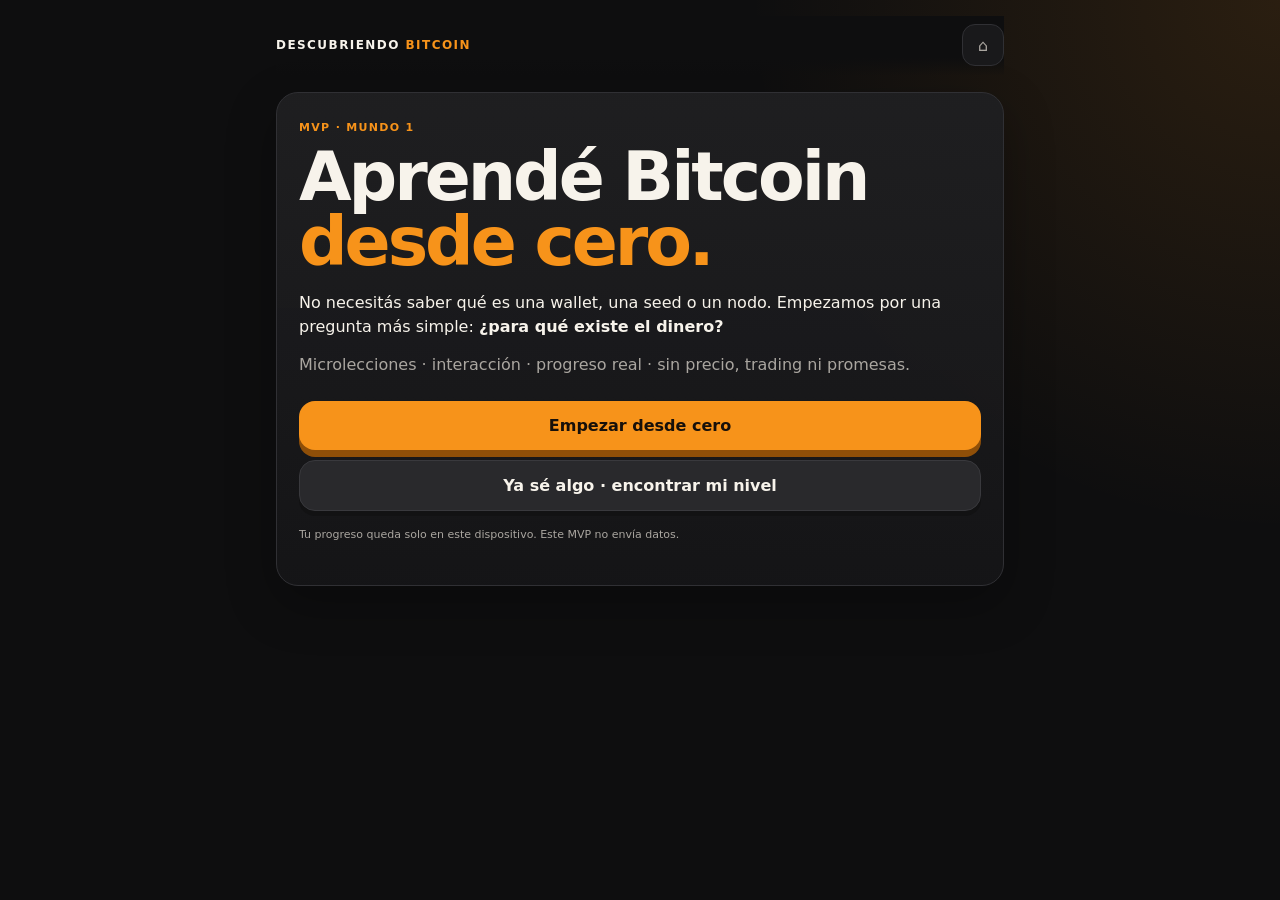
<file: 08-digital-experience/duolingo-mvp/index.html>
<!doctype html>
<html lang="es">
<head>
<meta charset="utf-8">
<meta name="viewport" content="width=device-width,initial-scale=1,viewport-fit=cover">
<meta name="theme-color" content="#0e0e0f">
<title>Descubriendo Bitcoin — MVP</title>
<link rel="stylesheet" href="styles.css">
</head>
<body>
<main id="app"></main>
<script src="app.js"></script>
</body>
</html>
</file>
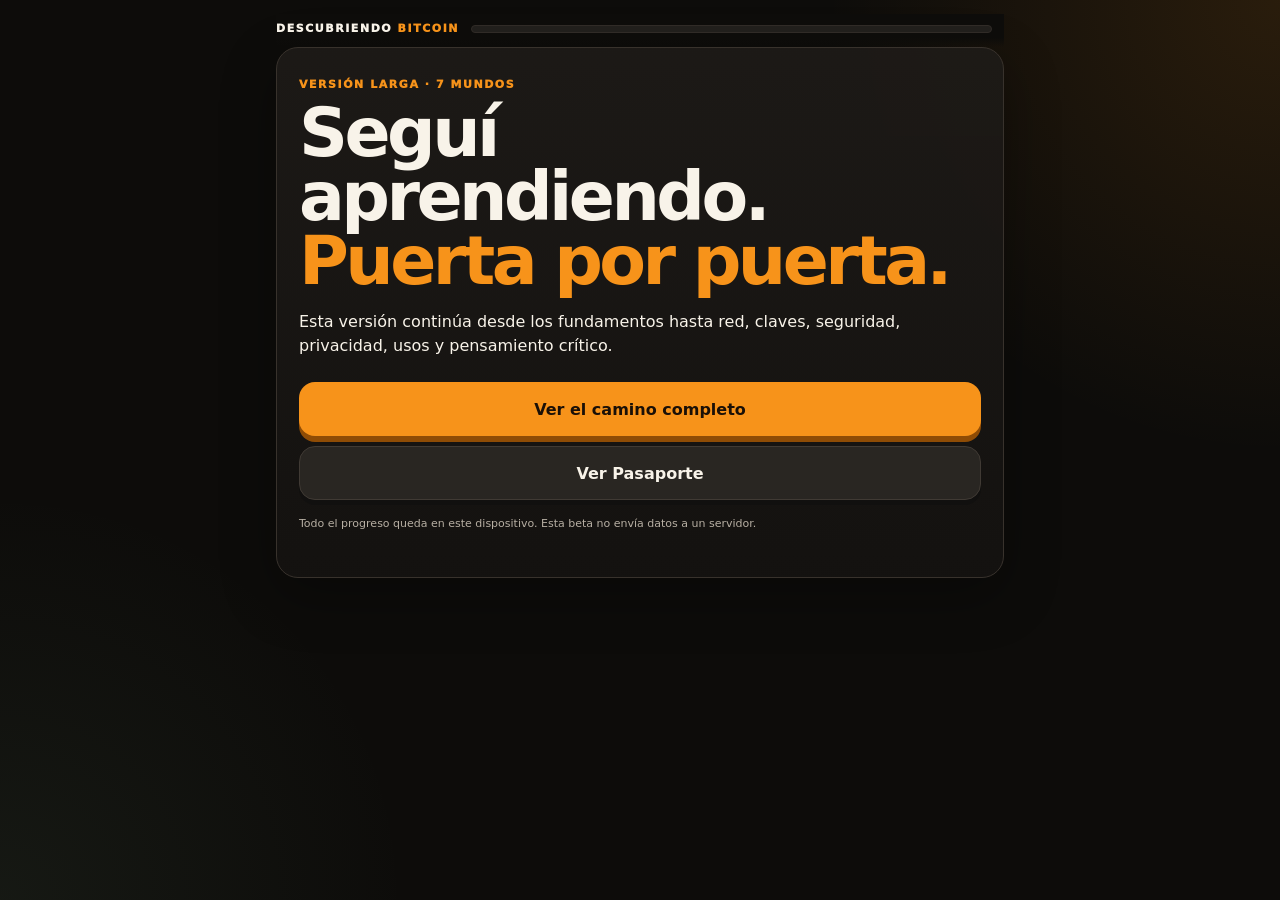
<file: 08-digital-experience/long-mvp-v4/index.html>
<!doctype html>
<html lang="es">
<head>
<meta charset="utf-8">
<meta name="viewport" content="width=device-width,initial-scale=1,viewport-fit=cover">
<meta name="theme-color" content="#0d0c0a">
<meta name="description" content="Descubriendo Bitcoin — experiencia educativa interactiva desde cero.">
<title>Descubriendo Bitcoin — Camino interactivo</title>
<link rel="stylesheet" href="styles.css">
</head>
<body>
<main id="app" aria-live="polite"></main>
<script src="content.js"></script>
<script src="app.js"></script>
</body>
</html>
</file>
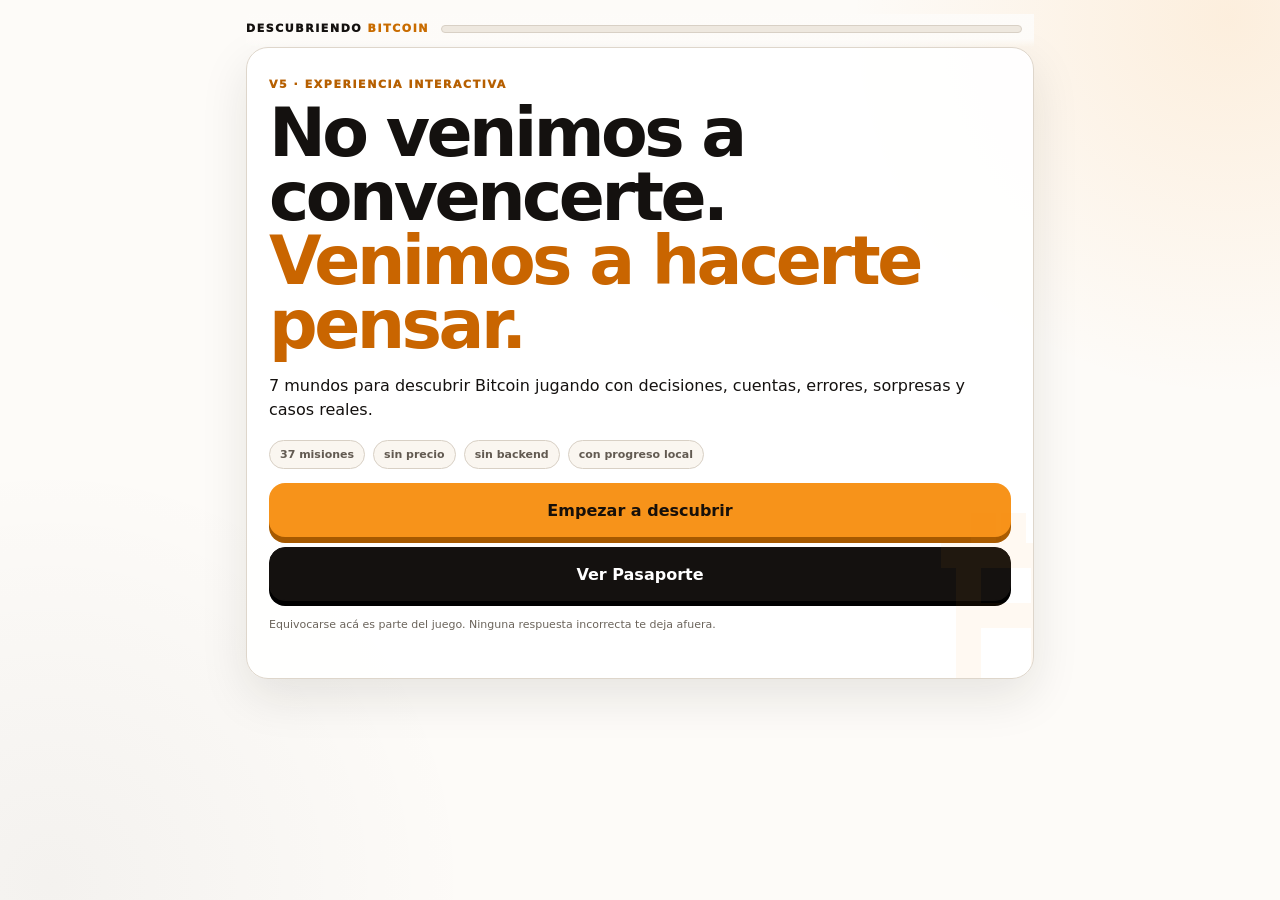
<file: 08-digital-experience/long-mvp-v5/index.html>
<!doctype html>
<html lang="es">
<head>
<meta charset="utf-8">
<meta name="viewport" content="width=device-width,initial-scale=1,viewport-fit=cover">
<meta name="theme-color" content="#fdfbf8">
<meta name="description" content="Descubriendo Bitcoin V5.1 — experiencia educativa interactiva, clara, no especulativa y basada en descubrir antes de recibir la respuesta.">
<title>Descubriendo Bitcoin — Experiencia interactiva V5.1</title>
<link rel="stylesheet" href="styles.css?v=5.1">
</head>
<body>
<main id="app" aria-live="polite"></main>
<script src="content.js?v=5.1"></script>
<script src="app.js?v=5.1"></script>
</body>
</html>
</file>
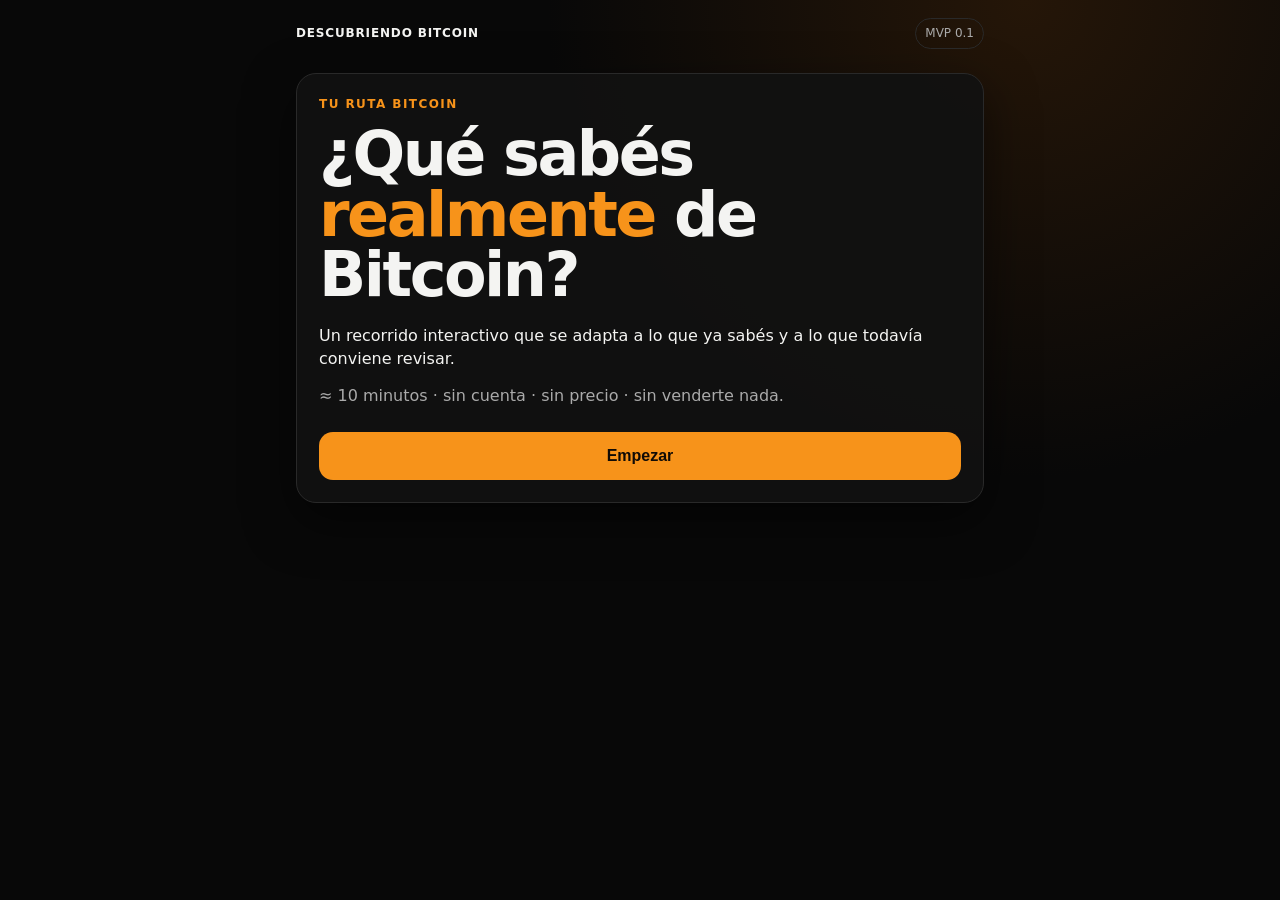
<file: 08-digital-experience/mvp/index.html>
<!doctype html>
<html lang="es">
<head>
<meta charset="utf-8"><meta name="viewport" content="width=device-width,initial-scale=1,viewport-fit=cover">
<title>Tu Ruta Bitcoin — MVP</title>
<style>
:root{--bg:#080808;--card:#111;--card2:#171717;--line:#292929;--txt:#f4f4f2;--muted:#aaa;--btc:#f7931a;--ok:#a9edbd;--warn:#ffd38a;--r:20px}
*{box-sizing:border-box}body{margin:0;background:radial-gradient(circle at 80% 0,#251608 0,transparent 35%),var(--bg);color:var(--txt);font:16px/1.45 Inter,system-ui,-apple-system,Segoe UI,sans-serif}
#app{width:min(720px,100%);margin:auto;min-height:100vh;padding:18px 16px 42px}
.top{display:flex;justify-content:space-between;align-items:center;margin-bottom:24px}.brand{font-weight:800;letter-spacing:.07em;font-size:12px}.badge{font-size:12px;color:var(--muted);border:1px solid var(--line);border-radius:999px;padding:6px 9px}
.card{background:rgba(17,17,17,.95);border:1px solid var(--line);border-radius:var(--r);padding:22px;box-shadow:0 18px 50px #0008}
h1{font-size:clamp(34px,8vw,62px);line-height:.98;margin:8px 0 18px;letter-spacing:-.04em}h2{font-size:28px;line-height:1.05;margin:6px 0 14px}h3{font-size:18px;margin:0 0 8px}.orange{color:var(--btc)}p{margin:0 0 14px}.muted{color:var(--muted)}.small{font-size:13px}.eyebrow{font-size:12px;text-transform:uppercase;letter-spacing:.12em;color:var(--btc);font-weight:800;margin-bottom:10px}
.btn{width:100%;border:0;border-radius:14px;padding:15px 16px;font-weight:800;font-size:16px;cursor:pointer;margin-top:10px;background:var(--btc);color:#100b06}.btn.secondary{background:#1b1b1b;color:var(--txt);border:1px solid var(--line)}.btn.ghost{background:transparent;color:var(--muted);border:1px solid var(--line)}
.options{display:grid;gap:10px;margin-top:18px}.opt{padding:14px 15px;border:1px solid var(--line);border-radius:14px;background:var(--card2);color:var(--txt);text-align:left;font:inherit;cursor:pointer}.opt:hover,.opt.sel{border-color:var(--btc);box-shadow:inset 0 0 0 1px var(--btc)}.opt strong{display:block}.confidence{display:flex;gap:8px;margin:16px 0 4px}.confidence button{flex:1;padding:11px;border-radius:12px;border:1px solid var(--line);background:#151515;color:var(--txt)}.confidence button.sel{border-color:var(--btc);color:var(--btc)}
.progress{height:5px;background:#222;border-radius:999px;overflow:hidden;margin:8px 0 22px}.progress>span{display:block;height:100%;background:var(--btc);transition:.25s}
.grid{display:grid;grid-template-columns:1fr 1fr;gap:10px}.tile{border:1px solid var(--line);border-radius:16px;padding:14px;background:#131313}.tile b{display:block;margin-bottom:3px}.route{border-left:3px solid var(--btc);padding:11px 0 11px 14px;margin:10px 0;background:linear-gradient(90deg,#f7931a0e,transparent)}
.notice{border:1px solid #604216;background:#1b1409;border-radius:15px;padding:14px;margin:14px 0}.good{border-color:#245d34;background:#0d1c12}.case{border:1px solid #3c3428;background:#18140e;border-radius:16px;padding:16px;margin:16px 0}.kicker{font-size:11px;letter-spacing:.12em;text-transform:uppercase;color:var(--muted)}
.resultrow{display:flex;justify-content:space-between;gap:15px;padding:13px 0;border-bottom:1px solid var(--line)}.level{font-size:12px;font-weight:800;border-radius:99px;padding:4px 8px;white-space:nowrap}.solid{background:#12311c;color:var(--ok)}.build{background:#302511;color:var(--warn)}.review{background:#2d1717;color:#ffb4b4}
.score{display:flex;align-items:end;gap:10px;margin:12px 0 20px}.score .big{font-size:52px;font-weight:900;line-height:1}.arrow{font-size:28px;color:var(--btc)}
a{color:var(--btc)}.footer{margin-top:20px;color:#777;font-size:12px;text-align:center}
@media(max-width:520px){.card{padding:19px}.grid{grid-template-columns:1fr}h1{font-size:44px}}
</style>
</head>
<body><main id="app"></main>
<script>
(function(){
const dims=[
{id:"money",name:"Dinero y contexto"},{id:"network",name:"Red y reglas"},{id:"custody",name:"Claves y custodia"},
{id:"security",name:"Seguridad y estafas"},{id:"privacy",name:"Privacidad"},{id:"payments",name:"Pagos y usos reales"}];

const pre=[
{id:"money",q:"¿Qué describe mejor a Bitcoin?",o:["Una empresa que administra una moneda digital","Una red y protocolo monetario abierto","Una moneda emitida por bancos centrales","No sé"],a:1},
{id:"network",q:"Si un minero intenta producir un bloque que rompe las reglas que verifica tu nodo, ¿qué puede hacer tu nodo?",o:["Aceptarlo porque lo creó un minero","Rechazarlo como inválido","Pedir permiso a un exchange","No sé"],a:1},
{id:"custody",q:"¿Qué significa autocustodia?",o:["Controlar directamente las claves que autorizan tus fondos","Guardar bitcoin en cualquier aplicación","Tener una cuenta verificada en un exchange","No sé"],a:0},
{id:"security",q:"Un supuesto soporte de wallet te pide tu frase semilla. ¿Qué corresponde hacer?",o:["Compartirla si verificaste su identidad","Compartir solo algunas palabras","No compartirla nunca","No sé"],a:2},
{id:"privacy",q:"¿Cuál es una descripción más precisa de la privacidad en Bitcoin?",o:["Todas las transacciones son secretas","Las transacciones son públicas y las direcciones son seudónimas","Cada transacción muestra nombre y documento","No sé"],a:1},
{id:"payments",q:"Para un pago pequeño y frecuente, ¿qué afirmación es más correcta?",o:["Lightning puede ser una opción, según contexto y necesidades","Siempre debe usarse la capa base","Bitcoin es necesariamente mejor que cualquier otro medio","No sé"],a:0}
];
const post=[
{id:"money",q:"¿Cuál de estas afirmaciones describe mejor las reglas monetarias de Bitcoin?",o:["Una empresa decide la emisión según la demanda","La emisión sigue reglas del protocolo verificables por participantes de la red","Un banco central la ajusta cada año","No sé"],a:1},
{id:"network",q:"¿Qué ocurre normalmente antes de que una transacción llegue a un bloque?",o:["Los nodos pueden validarla y retransmitirla","Un banco la autoriza","La blockchain la vuelve anónima","No sé"],a:0},
{id:"custody",q:"Tenés saldo en una plataforma que controla las claves. ¿Qué implica?",o:["Tenés control directo de las claves","Dependés del custodio para mover esos fondos","La frase semilla está necesariamente en tu teléfono","No sé"],a:1},
{id:"security",q:"¿Cuál es la regla más segura sobre una frase semilla?",o:["Se comparte solo con soporte oficial","Se guarda en fotos privadas","No se comparte con nadie que la solicite","No sé"],a:2},
{id:"privacy",q:"Si una dirección de Bitcoin llega a vincularse con una identidad, ¿qué puede ocurrir?",o:["Parte de su historial público puede analizarse","La blockchain borra automáticamente el historial","Las transacciones anteriores se vuelven privadas","No sé"],a:0},
{id:"payments",q:"¿Qué enseña mejor una comparación entre on-chain, Lightning y otros medios?",o:["Existe una herramienta correcta para todos los pagos","Cada opción tiene trade-offs según contexto","Lightning reemplaza obligatoriamente a todos los medios","No sé"],a:1}
];

const modules={
money:{title:"Dinero y contexto",predict:"¿Quién decide cuánto dinero puede emitirse en distintos sistemas?",tryText:"Compará: dinero fiat, oro y Bitcoin. ¿En cuál las reglas de emisión están codificadas y pueden ser verificadas por cualquiera?",explain:"Bitcoin introduce reglas monetarias verificables por software. Eso no vuelve al dinero fiat inútil ni significa que Bitcoin resuelva todos los problemas monetarios.",debate:"Mito o matiz: “Si la emisión es limitada, el precio necesariamente sube.”",debateAns:"Falso. Una regla de emisión no garantiza demanda, precio ni rentabilidad.",apply:"Una red tiene una emisión programada pero nadie puede verificar las reglas. ¿Qué propiedad importante falta?",applyOpts:["Verificabilidad","Volatilidad","Una marca conocida"],applyA:0},
network:{title:"Red y reglas",predict:"¿Quién tiene la última palabra si un minero propone un bloque inválido?",tryText:"Imaginá que un minero intenta crear bitcoin fuera de las reglas. Tu nodo revisa ese bloque. ¿Lo acepta por venir de un minero?",explain:"Los mineros construyen bloques candidatos mediante prueba de trabajo. Los nodos verifican transacciones y bloques contra las reglas que ejecutan. Un bloque inválido puede ser rechazado.",debate:"Mito o matiz: “Los mineros controlan Bitcoin.”",debateAns:"Matiz: tienen un rol importante en producir bloques, pero no pueden obligar a un nodo a aceptar reglas inválidas.",apply:"Una transacción llega a tu nodo antes de ser minada. ¿Qué puede hacer el nodo?",applyOpts:["Validarla según sus reglas","Esperar una autorización bancaria","Cambiar su monto"],applyA:0},
custody:{title:"Claves y custodia",predict:"Si ves bitcoin en una app, ¿eso prueba que controlás las claves?",tryText:"Clasificá mentalmente: exchange custodial / wallet donde vos guardás el respaldo. ¿En cuál dependés de un tercero para mover los fondos?",explain:"Custodia y autocustodia son modelos distintos. Autocustodia significa controlar las claves; aumenta autonomía y también responsabilidad. No es una obligación para empezar a aprender.",debate:"Mito o matiz: “Autocustodia siempre es mejor para cualquier persona.”",debateAns:"Depende del conocimiento, contexto y capacidad de cuidar respaldos. Más control también trae más responsabilidad.",apply:"Una plataforma congela retiros y vos no tenés las claves. ¿Qué riesgo se materializó?",applyOpts:["Riesgo de custodio","Riesgo de halving","Riesgo de mempool"],applyA:0},
security:{title:"Seguridad y estafas",predict:"¿Existe alguna situación legítima en la que soporte necesite tus 12 o 24 palabras?",tryText:"Mensaje: “Tu wallet está en riesgo. Respondé con tu seed para verificar propiedad”. Detectá la señal crítica.",explain:"La frase semilla permite recuperar/controlar la wallet. Quien la obtiene puede acceder a los fondos. Ningún soporte legítimo necesita que se la envíes.",debate:"Mito o matiz: “Si el perfil tiene tilde azul, puedo confiar.”",debateAns:"Falso. Una identidad o interfaz aparente no reemplaza verificar qué información te están pidiendo.",apply:"Un amigo te ofrece guardar una foto de tu seed en su nube “por seguridad”. ¿Qué principio aplica?",applyOpts:["Mantener el respaldo fuera de servicios online","Dividir la seed por WhatsApp","Confiar si es un amigo"],applyA:0},
privacy:{title:"Privacidad",predict:"¿Bitcoin es anónimo?",tryText:"Una blockchain pública muestra direcciones, montos y movimientos. ¿Eso equivale a mostrar automáticamente nombre y documento?",explain:"Bitcoin se describe mejor como seudónimo. El historial es público, pero una dirección no trae por sí sola una identidad civil. Si se vinculan, parte del historial puede analizarse.",debate:"Mito o matiz: “Blockchain pública significa cero privacidad.”",debateAns:"Matiz. Hay información pública, pero identidad y dirección no son lo mismo. El contexto de uso importa.",apply:"Una dirección se publica junto al nombre de una empresa. ¿Qué cambia?",applyOpts:["Se facilita asociar actividad pública a esa identidad","Las transacciones se borran","La dirección se vuelve secreta"],applyA:0},
payments:{title:"Pagos y usos reales",predict:"¿Para pagar un café usarías siempre la misma capa que para liquidar un monto grande?",tryText:"Compará tres opciones: capa base, Lightning y un medio tradicional. Cada una puede tener ventajas y límites según importe, velocidad, confianza y contexto.",explain:"Lightning puede ser útil para pagos pequeños y frecuentes. La capa base prioriza seguridad y liquidación. Ninguna herramienta es automáticamente correcta para todos los casos.",debate:"Mito o matiz: “Si un comercio acepta bitcoin, ya existe una economía circular.”",debateAns:"Falso. Una economía circular necesita circulación entre personas, comercios, proveedores, infraestructura y comunidad.",apply:"Un café quiere cobrar pagos pequeños con baja latencia. ¿Qué pregunta es más útil?",applyOpts:["Qué herramienta encaja mejor con sus necesidades y riesgos","Cómo maximizar el precio de BTC","Cómo eliminar todos los otros medios"],applyA:0,case:true}
};

let s=JSON.parse(localStorage.getItem("rutaBTC")||"null")||{screen:"landing",pre:[],post:[],interest:null,exp:null,route:[],moduleIndex:0,moduleStep:0,moduleAnswers:{},probes:[],form:"AB"};
function save(){localStorage.setItem("rutaBTC",JSON.stringify(s))}
function reset(){localStorage.removeItem("rutaBTC");s={screen:"landing",pre:[],post:[],interest:null,exp:null,route:[],moduleIndex:0,moduleStep:0,moduleAnswers:{},probes:[],form:"AB"};render()}
function top(label){return '<div class="top"><div class="brand">DESCUBRIENDO BITCOIN</div><div class="badge">'+label+'</div></div>'}
function card(x){return '<section class="card">'+x+'</section>'}
function btn(label,fn,cls){return '<button class="btn '+(cls||'')+'" onclick="'+fn+'">'+label+'</button>'}
function progress(n,d){return '<div class="progress"><span style="width:'+Math.round(n/d*100)+'%"></span></div>'}
function go(screen){s.screen=screen;save();render();scrollTo(0,0)}
function optionButtons(arr,fn,selected){return '<div class="options">'+arr.map((x,i)=>'<button class="opt '+(selected===i?'sel':'')+'" onclick="'+fn+'('+i+')">'+x+'</button>').join('')+'</div>'}

window.chooseInterest=i=>{s.interest=i;save();render()};
window.chooseExp=i=>{s.exp=i;save();render()};
window.answerPre=function(i){
 const idx=s.pre.length;
 s.pre.push({id:pre[idx].id,ans:i,correct:i===pre[idx].a,certainty:i===pre[idx].o.length-1?0:null});
 save();render()
};
window.certPre=function(v){s.pre[s.pre.length-1].certainty=v;save();render()};
window.nextPre=function(){
 if(s.pre.length<6){render();return}
 const risky=s.pre.filter(x=>(x.id==="security"||x.id==="custody")&&!x.correct&&x.certainty===3);
 s.probes=risky.slice(0,2).map(x=>x.id);
 buildRoute();go(s.probes.length?"probe":"route")
};
function scoreOf(id){const x=s.pre.find(z=>z.id===id);if(!x)return 0;if(x.correct)return x.certainty===3?2:1;if(x.certainty===3)return -2;return -1}
function buildRoute(){
 let scores={};dims.forEach(d=>scores[d.id]=scoreOf(d.id));
 let chosen=[];
 const risky=s.probes;
 if(risky.includes("security"))chosen.push("security");
 if(risky.includes("custody")&&chosen.length<2)chosen.push("custody");
 if(scores.money<=0&&s.exp===0&&!chosen.includes("money")&&chosen.length<2)chosen.push("money");
 const weights={security:1.5,custody:1.5,network:1,privacy:1,money:1,payments:.8};
 const interestMap=["money","network","security","payments",null];
 const need=v=>v===-2?4:v===-1?3:v===0?2:v===1?1:0;
 let rest=dims.filter(d=>!chosen.includes(d.id)).map(d=>({id:d.id,p:need(scores[d.id])*weights[d.id]+(interestMap[s.interest]===d.id?.5:0)})).sort((a,b)=>b.p-a.p);
 while(chosen.length<2&&rest.length)chosen.push(rest.shift().id);
 s.route=chosen;
}
window.answerProbe=function(i){
 const id=s.probes[0];const correct=id==="security"?i===1:i===0;
 s.moduleAnswers["probe_"+id]={ans:i,correct};s.probes.shift();save();render()
};
window.changeRoute=function(id){s.route[1]=id;save();render()};
window.startRoute=function(){s.moduleIndex=0;s.moduleStep=0;go(s.route.includes("security")?"module":"safety")};
window.moduleChoice=function(i){const id=s.route[s.moduleIndex],step=s.moduleStep;s.moduleAnswers[id+"_"+step]=i;s.moduleStep++;save();render()};
window.nextModule=function(){s.moduleStep++;save();render()};
window.applyModule=function(i){
 const id=s.route[s.moduleIndex],m=modules[id];s.moduleAnswers[id+"_apply"]={ans:i,correct:i===m.applyA};
 s.moduleStep=6;save();render()
};
window.finishModule=function(){
 if(s.moduleIndex===0){s.moduleIndex=1;s.moduleStep=0;save();render();scrollTo(0,0)}else go("postIntro")
};
window.answerPost=function(i){
 const idx=s.post.length;s.post.push({id:post[idx].id,ans:i,correct:i===post[idx].a,certainty:i===post[idx].o.length-1?0:null});save();render()
};
window.certPost=function(v){s.post[s.post.length-1].certainty=v;save();render()};
window.nextPost=function(){if(s.post.length<6){render()}else go("result")};
window.resetApp=reset;window.go=go;

function render(){
 let h="";
 if(s.screen==="landing"){
  h=top("MVP 0.1")+card('<div class="eyebrow">Tu Ruta Bitcoin</div><h1>¿Qué sabés <span class="orange">realmente</span> de Bitcoin?</h1><p>Un recorrido interactivo que se adapta a lo que ya sabés y a lo que todavía conviene revisar.</p><p class="muted">≈ 10 minutos · sin cuenta · sin precio · sin venderte nada.</p>'+btn(s.pre.length?"Seguir donde quedé":"Empezar","go('intro')")+(s.pre.length?btn("Empezar de nuevo","resetApp()","ghost"):""));
 }
 if(s.screen==="intro"){
  h=top("Cómo funciona")+card('<div class="eyebrow">Antes de empezar</div><h2>Primero te escuchamos.</h2><div class="route"><b>1.</b> Respondés 6 preguntas que quedan en un sobre.</div><div class="route"><b>2.</b> Te sugerimos 2 paradas.</div><div class="route"><b>3.</b> Volvemos a preguntar y abrimos el sobre.</div><p class="muted small">No es un examen. Esto es educación y no una recomendación de inversión.</p>'+btn("Seguir","go('interest')"));
 }
 if(s.screen==="interest"){
  h=top("Paso 1 de 3")+card('<div class="eyebrow">Tu punto de partida</div><h2>¿Qué te despierta más curiosidad?</h2><p class="muted">Elegí una. Solo la usamos para darle contexto a tu ruta.</p>'+optionButtons(["Dinero y ahorro","Tecnología","Seguridad","Pagos y comercios","No sé todavía"],"chooseInterest",s.interest)+(s.interest!==null?btn("Seguir","go('experience')"):""));
 }
 if(s.screen==="experience"){
  h=top("Paso 2 de 3")+card('<div class="eyebrow">Experiencia práctica</div><h2>¿Qué hiciste alguna vez con bitcoin?</h2><p class="muted">Tener experiencia no significa saber más. Es otra dimensión.</p>'+optionButtons(["Nada todavía","Usé una app o plataforma","Manejé mis propias claves","Prefiero no decir"],"chooseExp",s.exp)+(s.exp!==null?btn("Abrir las 6 preguntas","go('pre')"):""));
 }
 if(s.screen==="pre"){
  let idx=s.pre.length;
  if(idx>=6){h=top("Sobre listo")+card('<div class="eyebrow">Punto de partida</div><h2>Listo. Tus respuestas quedan selladas.</h2><p>Las abrimos al final para comparar sin darte pistas ahora.</p>'+btn("Sellar y seguir","nextPre()")); }
  else{
   const q=pre[idx];const last=s.pre[s.pre.length-1];const answering=last&&last.id===q.id&&last.certainty===null;
   h=top("Pregunta "+(idx+1)+" de 6")+progress(idx,6)+card('<h2>'+q.q+'</h2><p class="muted small">Podés elegir “No sé”. Es una respuesta válida.</p>'+(!answering?optionButtons(q.o,"answerPre"):('<h3>¿Qué tan seguro estás?</h3><div class="confidence">'+[1,2,3].map((v,i)=>'<button class="'+(last.certainty===v?'sel':'')+'" onclick="certPre('+v+')">'+["Poco","Algo","Mucho"][i]+'</button>').join('')+'</div>'+btn("Siguiente",last.certainty?"go('pre')":"void(0)"))));
  }
 }
 if(s.screen==="probe"){
  const id=s.probes[0];
  if(!id){buildRoute();go("route");return}
  const isSec=id==="security";
  const q=isSec?"Un mensaje dice ser del soporte oficial. Nunca te pide la seed por chat, pero te manda un link para 'validarla' en una web. ¿Qué hacés?":"Tenés fondos en una plataforma y no poseés ninguna frase o clave de recuperación propia. ¿Quién controla técnicamente las claves?";
  const os=isSec?["Entro si el dominio parece correcto","No ingreso la seed en ese enlace","Pido confirmación por mensaje privado"]:["La plataforma","Yo directamente","Nadie"];
  h=top("Una situación más")+card('<div class="eyebrow">Sin feedback todavía</div><h2>'+q+'</h2>'+optionButtons(os,"answerProbe"));
 }
 if(s.screen==="route"){
  const available=dims.filter(d=>!s.route.includes(d.id));
  h=top("Tu ruta")+card('<div class="eyebrow">Personalización</div><h2>Te sugerimos 2 paradas.</h2><p class="muted">No es una etiqueta sobre vos. Es una ruta para esta sesión.</p>'+s.route.map((id,i)=>'<div class="route"><b>Parada '+(i+1)+' · '+modules[id].title+'</b><div class="small muted">'+(i===0?"Hay una idea que vale la pena revisar primero.":"Es el siguiente concepto con mayor valor para tu recorrido.")+'</div></div>').join('')+btn("Empezar mi ruta","startRoute()")+ (available.length?'<p class="small muted" style="margin-top:16px">¿Preferís cambiar la segunda parada?</p>'+available.map(d=>'<button class="opt" onclick="changeRoute(\''+d.id+'\')">'+d.name+'</button>').join(''):""));
 }
 if(s.screen==="safety"){
  h=top("Regla de seguridad")+card('<div class="eyebrow">40 segundos importantes</div><h2>Tu frase semilla no se comparte.</h2><div class="notice"><b>Nadie legítimo necesita tus 12 o 24 palabras.</b><br><span class="muted">Ni soporte, ni un banco, ni una comunidad, ni este proyecto.</span></div>'+btn("Entendido","go('module')"));
 }
 if(s.screen==="module"){
  const id=s.route[s.moduleIndex],m=modules[id],st=s.moduleStep;
  if(st===0)h=top("Parada "+(s.moduleIndex+1)+" de 2")+card('<div class="eyebrow">'+m.title+'</div><h2>Dos minutos para conectar una idea.</h2><p class="muted">Predecí → Probá → Entendé → Debatí → Aplicá.</p>'+btn("Empezar","nextModule()"));
  if(st===1)h=top("Predecí")+card('<h2>'+m.predict+'</h2>'+optionButtons(["Tengo una idea","No estoy seguro"],"moduleChoice"));
  if(st===2)h=top("Probá")+card('<div class="eyebrow">Experimento mental</div><h2>'+m.tryText+'</h2><p class="muted">No hace falta acertar. La idea es mirar el mecanismo.</p>'+btn("Ver qué pasa","nextModule()"));
  if(st===3)h=top("Entendé")+card('<div class="eyebrow">Lo importante</div><h2>'+m.title+'</h2><p>'+m.explain+'</p>'+btn("Seguir","nextModule()"));
  if(st===4)h=top("Debatí")+card('<div class="eyebrow">Mito o matiz</div><h2>'+m.debate+'</h2><div class="notice"><b>Lectura:</b> '+m.debateAns+'</div>'+btn("Seguir","nextModule()"));
  if(st===5){
   const c=m.case?'<div class="case"><div class="kicker">Caso semilla · Uruguay</div><h3>Punta Bitcoin</h3><p>En Punta del Este trabaja educación, comunidad, comercios y Lightning alrededor de una economía circular Bitcoin <b>en construcción</b>.</p><p class="small muted"><b>Límite:</b> es un aliado local de DBU y todavía no hay evidencia suficiente para presentarlo como caso de éxito. Se usa como experiencia para estudiar, no como prueba.</p></div>':'';
   h=top(m.case?"Demostrar":"Aplicá")+card(c+'<div class="eyebrow">Aplicá en otro contexto</div><h2>'+m.apply+'</h2>'+optionButtons(m.applyOpts,"applyModule"));
  }
  if(st===6){
   const a=s.moduleAnswers[id+"_apply"];h=top("Cierre de parada")+card('<div class="eyebrow">'+m.title+'</div><h2>'+(a&&a.correct?"Bien razonado.":"Conviene mirarlo otra vez.")+'</h2><p>'+m.explain+'</p><p class="muted small">Una respuesta no define cuánto sabés. Sumamos evidencias a lo largo del recorrido.</p>'+btn(s.moduleIndex===0?"Ir a la segunda parada":"Ir al cierre","finishModule()"));
  }
 }
 if(s.screen==="postIntro")h=top("Última parte")+card('<div class="eyebrow">Antes de abrir el sobre</div><h2>6 preguntas parecidas. No iguales.</h2><p>Después comparamos tu punto de partida con lo que respondés ahora.</p>'+btn("Abrir preguntas finales","go('post')"));
 if(s.screen==="post"){
  const idx=s.post.length;
  if(idx>=6){h=top("Sobre listo")+card('<div class="eyebrow">Fin de la medición</div><h2>Ahora sí: abrimos el sobre.</h2>'+btn("Ver mi resultado","nextPost()"))}
  else{
   const q=post[idx],last=s.post[s.post.length-1],answering=last&&last.id===q.id&&last.certainty===null;
   h=top("Final "+(idx+1)+" de 6")+progress(idx,6)+card('<h2>'+q.q+'</h2>'+(!answering?optionButtons(q.o,"answerPost"):('<h3>¿Qué tan seguro estás?</h3><div class="confidence">'+[1,2,3].map((v,i)=>'<button class="'+(last.certainty===v?'sel':'')+'" onclick="certPost('+v+')">'+["Poco","Algo","Mucho"][i]+'</button>').join('')+'</div>'+btn("Siguiente",last.certainty?"go('post')":"void(0)"))));
  }
 }
 if(s.screen==="result"){
  const preScore=s.pre.filter(x=>x.correct).length,postScore=s.post.filter(x=>x.correct).length;
  function lvl(id){const a=s.pre.find(x=>x.id===id),b=s.post.find(x=>x.id===id),ap=s.moduleAnswers[id+"_apply"];let n=(a&&a.correct?1:0)+(b&&b.correct?1:0)+(ap&&ap.correct?1:0);return n>=2?["Bien encaminado","solid"]:n>=1?["En construcción","build"]:["Conviene revisar","review"]}
  h=top("Tu mapa")+card('<div class="eyebrow">Abrimos el sobre</div><h2>Esto es una guía, no una nota.</h2><div class="score"><div><div class="small muted">ANTES</div><div class="big">'+preScore+'/6</div></div><div class="arrow">→</div><div><div class="small muted">AHORA</div><div class="big">'+postScore+'/6</div></div></div><p class="muted small">Responder dos veces también puede ayudar. Por eso no interpretamos esta diferencia como una prueba causal de aprendizaje.</p><h3 style="margin-top:24px">Tu mapa de esta sesión</h3>'+dims.map(d=>{const l=lvl(d.id);return '<div class="resultrow"><span>'+d.name+'</span><span class="level '+l[1]+'">'+l[0]+'</span></div>'}).join('')+'<div class="notice good"><b>Siguiente paso</b><br>Revisá primero cualquier dimensión marcada “Conviene revisar”. También podés seguir leyendo, practicar otro módulo, analizar una crítica, ir a un evento, sumarte a la comunidad o no hacer nada por ahora.</div>'+btn("Explorar otro módulo","go('route')","secondary")+btn("Borrar mis datos de este dispositivo","resetApp()","ghost")+'<p class="footer">Educación Bitcoin · no es recomendación financiera ni de compra.</p>');
 }
 document.getElementById("app").innerHTML=h;
}
render();
})();
</script></body></html>
</file>
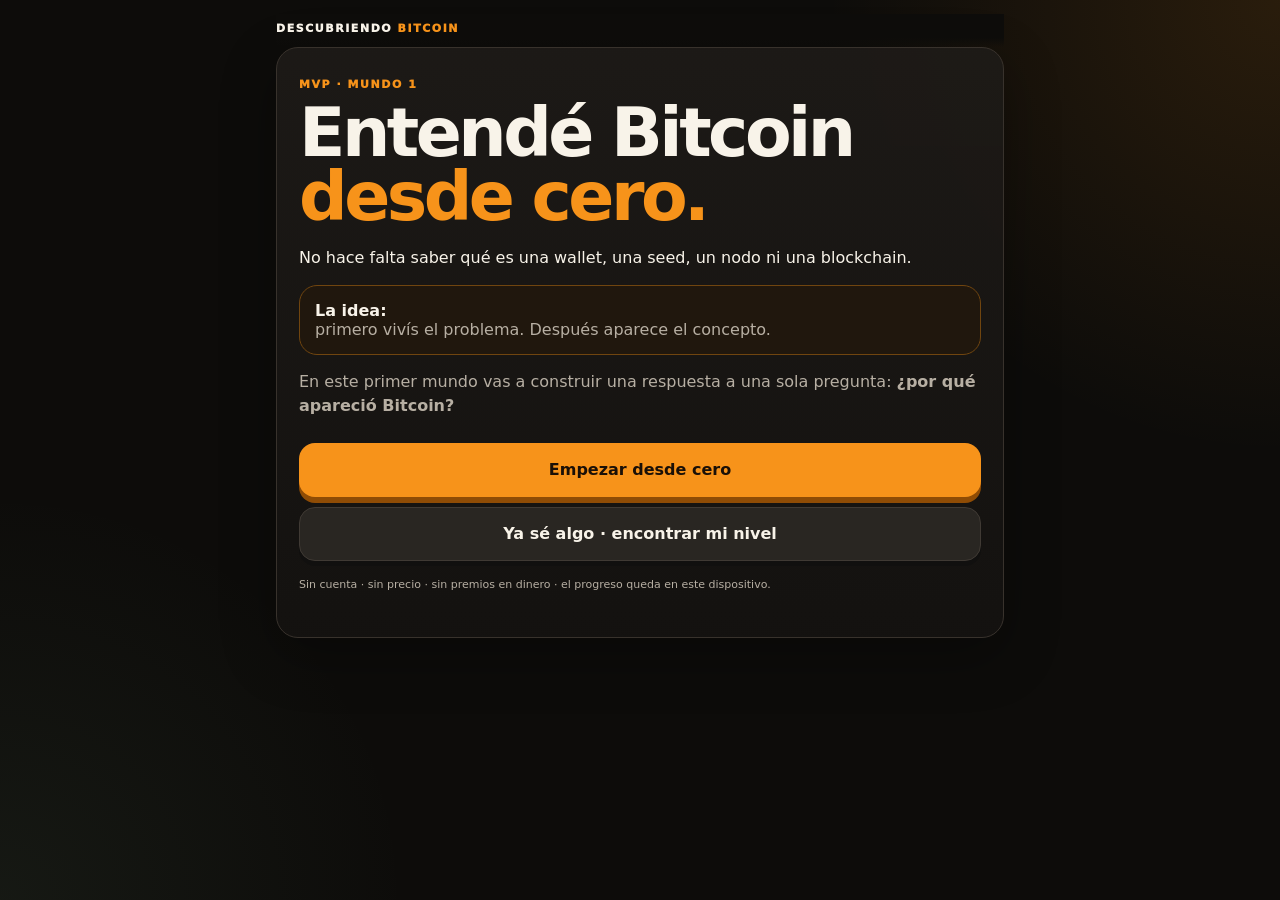
<file: 08-digital-experience/world1-mvp/index.html>
<!doctype html>
<html lang="es">
<head>
  <meta charset="utf-8" />
  <meta name="viewport" content="width=device-width,initial-scale=1,viewport-fit=cover" />
  <meta name="theme-color" content="#0d0c0a" />
  <meta name="description" content="Descubriendo Bitcoin — aprendizaje interactivo desde cero." />
  <title>Descubriendo Bitcoin — Mundo 1</title>
  <link rel="stylesheet" href="styles.css" />
</head>
<body>
  <main id="app" aria-live="polite"></main>
  <script src="app.js"></script>
</body>
</html>
</file>
<file: 08-digital-experience/duolingo-mvp/styles.css>
:root{--bg:#0e0e0f;--panel:#171718;--line:#303034;--text:#f7f3eb;--muted:#aaa6a0;--orange:#f7931a;--orange2:#ffae46;--green:#62d394;--red:#ff7a7a;--yellow:#f2d06b;--radius:22px;--shadow:0 18px 50px rgba(0,0,0,.28)}
*{box-sizing:border-box}html,body{margin:0;background:radial-gradient(circle at 100% 0,rgba(247,147,26,.12),transparent 34%),var(--bg);color:var(--text);font-family:Inter,ui-sans-serif,system-ui,-apple-system,BlinkMacSystemFont,"Segoe UI",sans-serif;min-height:100%}button{font:inherit}
#app{min-height:100vh;max-width:760px;margin:0 auto;padding:16px 16px 42px}.topbar{display:flex;align-items:center;justify-content:space-between;gap:12px;margin-bottom:16px;position:sticky;top:0;padding:8px 0 10px;background:linear-gradient(var(--bg) 70%,transparent);z-index:5}
.brand{font-weight:900;font-size:12px;letter-spacing:.12em}.brand span{color:var(--orange)}.progressWrap{flex:1;max-width:300px;height:10px;background:#242426;border:1px solid #2f2f33;border-radius:999px;overflow:hidden}.progressBar{height:100%;background:linear-gradient(90deg,var(--orange),var(--orange2));transition:.25s}
.iconBtn{width:42px;height:42px;border-radius:13px;border:1px solid var(--line);background:#19191b;color:var(--muted);cursor:pointer}.card{background:linear-gradient(180deg,rgba(31,31,33,.95),rgba(21,21,23,.98));border:1px solid var(--line);border-radius:var(--radius);padding:22px;box-shadow:var(--shadow)}.hero{padding:28px 22px}
.eyebrow{text-transform:uppercase;letter-spacing:.12em;font-size:11px;font-weight:900;color:var(--orange);margin-bottom:10px}h1{font-size:clamp(38px,9vw,68px);line-height:.96;letter-spacing:-.045em;margin:0 0 16px}h2{font-size:clamp(27px,6vw,40px);line-height:1.05;letter-spacing:-.025em;margin:0 0 12px}h3{font-size:19px;margin:0 0 8px}p{margin:0 0 14px;line-height:1.5}.muted{color:var(--muted)}.small{font-size:13px}.tiny{font-size:11px}
.btn{width:100%;border:0;border-radius:16px;background:var(--orange);color:#17100a;padding:15px 17px;font-weight:900;font-size:16px;cursor:pointer;margin-top:10px;box-shadow:0 7px 0 #8f4f08}.btn:active{transform:translateY(4px);box-shadow:0 3px 0 #8f4f08}.btn.secondary{background:#29292c;color:var(--text);box-shadow:0 5px 0 #121213;border:1px solid #39393d}.btn.ghost{background:transparent;color:var(--muted);box-shadow:none;border:1px solid var(--line)}
.choiceGrid{display:grid;gap:10px;margin-top:16px}.choice{border:1px solid var(--line);background:#202023;color:var(--text);border-radius:17px;padding:15px;text-align:left;cursor:pointer;min-height:58px}.choice:hover,.choice.selected{border-color:var(--orange);box-shadow:inset 0 0 0 1px var(--orange)}.letter{display:inline-grid;place-items:center;width:28px;height:28px;border:1px solid #3c3c40;border-radius:9px;margin-right:9px;color:var(--muted);font-weight:900}
.scene{display:grid;gap:12px;margin:18px 0}.person{display:flex;align-items:center;gap:12px;background:#141416;border:1px solid var(--line);border-radius:18px;padding:13px}.avatar{width:48px;height:48px;border-radius:14px;display:grid;place-items:center;background:#252529;font-size:24px}.object{margin-left:auto;padding:8px 10px;background:#28282c;border-radius:12px;font-weight:800}.arrow{font-size:26px;text-align:center;color:var(--orange);font-weight:900}.fail{color:var(--red)}
.reward{border:1px solid rgba(98,211,148,.34);background:linear-gradient(135deg,rgba(98,211,148,.12),rgba(247,147,26,.08));padding:16px;border-radius:18px;margin:16px 0}.rewardTitle{font-size:12px;text-transform:uppercase;letter-spacing:.12em;color:var(--green);font-weight:900}
.path{display:grid;gap:14px;margin-top:18px}.lessonNode{display:grid;grid-template-columns:54px 1fr auto;gap:12px;align-items:center;border:1px solid var(--line);background:#19191b;border-radius:20px;padding:13px;cursor:pointer}.lessonNode.locked{opacity:.45;cursor:not-allowed}.lessonNode.done{border-color:#315944}.orb{width:54px;height:54px;border-radius:18px;background:#29292d;border:1px solid #3a3a3f;display:grid;place-items:center;font-size:25px}.lessonNode.done .orb{background:#173423;border-color:#315944}.lessonNode.current .orb{background:#37230d;border-color:#835219;box-shadow:0 0 0 5px rgba(247,147,26,.08)}.lessonMeta b{display:block}.lessonMeta span{font-size:13px;color:var(--muted)}
.timeline{display:grid;grid-template-columns:repeat(4,1fr);gap:8px;margin:18px 0}.timeItem{padding:12px 7px;border-radius:16px;border:1px solid var(--line);background:#1b1b1d;color:var(--text);text-align:center;cursor:pointer}.timeItem.active{border-color:var(--orange);background:#2a1d10}.timeIcon{font-size:25px}.timeItem b{display:block;font-size:12px;margin-top:6px}
.demo{background:#111113;border:1px dashed #3c3c40;border-radius:20px;padding:18px;margin:16px 0}.demoRow{display:flex;align-items:center;justify-content:center;gap:10px;flex-wrap:wrap}.coin,.photo,.node{width:72px;height:72px;border-radius:22px;display:grid;place-items:center;font-weight:900}.photo{background:#19314d;border:1px solid #2f659c}.coin{background:#3c250b;border:1px solid #8c5514;color:var(--orange);font-size:24px}.node{background:#1d2921;border:1px solid #36523f;color:var(--green);font-size:14px;text-align:center;padding:5px;cursor:pointer}.copy{animation:pop .25s ease}@keyframes pop{from{transform:scale(.85);opacity:.4}to{transform:scale(1);opacity:1}}
.fact{border-left:3px solid var(--orange);padding:12px 14px;background:#17130f;border-radius:0 14px 14px 0;margin:14px 0}.debate{border:1px solid #45413b;background:#1a1917;border-radius:17px;padding:15px;margin:14px 0}.debate:before{content:"DEBATIR";display:block;font-size:10px;letter-spacing:.14em;color:var(--yellow);font-weight:900;margin-bottom:5px}.worldBadge{display:inline-flex;border:1px solid var(--line);background:#19191b;border-radius:999px;padding:7px 10px;color:var(--muted);font-size:12px;margin-bottom:12px}
.passport{display:grid;grid-template-columns:repeat(2,1fr);gap:10px;margin-top:14px}.stamp{border:1px solid var(--line);background:#18181a;border-radius:17px;padding:14px}.stamp.done{border-color:#3d6148;background:#132019}.stamp .symbol{font-size:24px}.stamp b{display:block;margin-top:6px}.stamp span{font-size:12px;color:var(--muted)}.feedback{padding:15px;border-radius:17px;margin:14px 0;border:1px solid var(--line)}.feedback.ok{background:#102018;border-color:#315944}.feedback.no{background:#251515;border-color:#633838}
.footer{text-align:center;color:#68686d;font-size:11px;margin-top:20px}@media(max-width:520px){.card{padding:18px}.hero{padding:23px 18px}.lessonNode{grid-template-columns:50px 1fr auto}.orb{width:50px;height:50px}.timeline{grid-template-columns:repeat(2,1fr)}.passport{grid-template-columns:1fr 1fr}}
</file>
<file: 08-digital-experience/long-mvp-v4/styles.css>
:root{
  --bg:#0d0c0a;
  --panel:#171513;
  --panel-2:#1d1a17;
  --paper:#f1eadc;
  --paper-2:#e7ddcb;
  --ink:#17130f;
  --text:#f8f3e9;
  --muted:#b7afa3;
  --line:#38322c;
  --orange:#f7931a;
  --orange-soft:#ffb24c;
  --green:#7fac83;
  --green-deep:#193122;
  --red:#ef7d75;
  --yellow:#e2be66;
  --blue:#86abc2;
  --radius:22px;
  --shadow:0 18px 55px rgba(0,0,0,.3);
}
*{box-sizing:border-box}
html{background:var(--bg)}
body{margin:0;min-height:100vh;background:
  radial-gradient(circle at 100% 0,rgba(247,147,26,.12),transparent 29%),
  radial-gradient(circle at 0 100%,rgba(127,172,131,.08),transparent 26%),
  var(--bg);color:var(--text);font-family:Inter,ui-sans-serif,system-ui,-apple-system,BlinkMacSystemFont,"Segoe UI",sans-serif;-webkit-font-smoothing:antialiased}
button,input{font:inherit}
button{touch-action:manipulation}
#app{width:min(760px,100%);min-height:100vh;margin:0 auto;padding:14px 16px 46px}
.topbar{display:flex;align-items:center;gap:12px;position:sticky;top:0;z-index:20;padding:8px 0 12px;background:linear-gradient(var(--bg) 72%,transparent)}
.brand{font-size:11px;font-weight:950;letter-spacing:.14em;white-space:nowrap}.brand span{color:var(--orange)}
.topProgress{height:8px;flex:1;border:1px solid #302b27;background:#211f1c;border-radius:999px;overflow:hidden}.topProgress>span{display:block;height:100%;background:linear-gradient(90deg,var(--orange),var(--orange-soft));transition:width .25s ease}
.iconBtn{border:1px solid var(--line);background:#191714;color:var(--muted);height:44px;min-width:44px;border-radius:14px;display:grid;place-items:center;cursor:pointer}.iconBtn:focus-visible,.btn:focus-visible,.choice:focus-visible,.miniCard:focus-visible,.door:focus-visible{outline:3px solid rgba(247,147,26,.42);outline-offset:2px}
.card{background:linear-gradient(180deg,rgba(29,26,23,.97),rgba(20,18,16,.98));border:1px solid var(--line);border-radius:var(--radius);padding:22px;box-shadow:var(--shadow)}
.hero{padding:30px 22px}.eyebrow{font-size:11px;font-weight:950;letter-spacing:.14em;text-transform:uppercase;color:var(--orange);margin-bottom:10px}.kicker{font-size:11px;font-weight:900;letter-spacing:.12em;text-transform:uppercase;color:var(--muted);margin-bottom:7px}
h1{font-size:clamp(40px,10vw,68px);line-height:.94;letter-spacing:-.052em;margin:0 0 17px;max-width:690px}h2{font-size:clamp(28px,7vw,42px);line-height:1.03;letter-spacing:-.034em;margin:0 0 14px}h3{font-size:19px;line-height:1.15;margin:0 0 8px}p{font-size:16px;line-height:1.52;margin:0 0 14px}.muted{color:var(--muted)}.small{font-size:13px}.tiny{font-size:11px}.orange{color:var(--orange)}
.btn{width:100%;min-height:54px;border:0;border-radius:16px;padding:14px 16px;font-weight:900;font-size:16px;cursor:pointer;margin-top:10px;background:var(--orange);color:#1a1007;box-shadow:0 6px 0 #8f4c05;transition:transform .08s,box-shadow .08s}.btn:active{transform:translateY(4px);box-shadow:0 2px 0 #8f4c05}.btn.secondary{background:#292622;color:var(--text);border:1px solid #403a34;box-shadow:0 5px 0 #11100f}.btn.ghost{background:transparent;color:var(--muted);border:1px solid var(--line);box-shadow:none}.btn.compact{min-height:46px;margin-top:7px}
.choiceGrid{display:grid;gap:10px;margin-top:16px}.choice{width:100%;min-height:58px;border:1px solid var(--line);background:#211e1b;color:var(--text);border-radius:17px;padding:14px 15px;text-align:left;cursor:pointer;display:flex;gap:10px;align-items:flex-start;transition:.15s}.choice:hover,.choice.selected{border-color:var(--orange);box-shadow:inset 0 0 0 1px rgba(247,147,26,.65);background:#2a2118}.choice.good{border-color:#3c6546;background:#152219}.choice.bad{border-color:#70433f;background:#261817}.choice.disabled{opacity:.55;cursor:default}.letter{width:29px;height:29px;flex:0 0 29px;border:1px solid #48413a;border-radius:9px;display:grid;place-items:center;font-weight:950;color:var(--muted);font-size:13px}.choiceText b{display:block;margin-bottom:2px}.choiceText span{font-size:13px;color:var(--muted)}
.callout{border:1px solid var(--line);background:#151411;border-radius:18px;padding:15px;margin:15px 0}.callout.orange{border-color:#70450f;background:#20170d}.callout.green{border-color:#34593f;background:#102017}.callout.red{border-color:#6c3e3a;background:#241615}.callout strong{color:var(--text)}
.worldStrip{display:flex;gap:8px;overflow:hidden;margin-bottom:14px}.worldPill{border:1px solid var(--line);background:#181614;border-radius:999px;color:var(--muted);font-size:11px;padding:6px 9px;white-space:nowrap}.worldPill.active{border-color:#74480f;color:var(--orange);background:#21170c}.mapIntro{display:flex;align-items:end;justify-content:space-between;gap:20px;margin-bottom:10px}.mapIntro .counter{font-size:12px;color:var(--muted)}
.path{position:relative;display:grid;gap:14px;margin-top:18px}.path:before{content:"";position:absolute;left:27px;top:34px;bottom:34px;width:2px;background:linear-gradient(var(--orange),#3a342e 70%);opacity:.45}.door{position:relative;z-index:1;width:100%;display:grid;grid-template-columns:58px 1fr auto;gap:12px;align-items:center;text-align:left;border:1px solid var(--line);background:#191714;color:var(--text);border-radius:20px;padding:12px;cursor:pointer;min-height:82px}.door.locked{opacity:.42;cursor:not-allowed}.door.current{border-color:#855418;background:linear-gradient(90deg,#281a0d,#191714 52%)}.door.done{border-color:#3a6044;background:linear-gradient(90deg,#122018,#191714 55%)}.doorIcon{width:56px;height:58px;display:grid;place-items:center;border:1px solid #494139;border-radius:20px 20px 11px 11px;background:#24211d;font-size:23px}.door.current .doorIcon{border-color:#a05e13;background:#35220f}.door.done .doorIcon{border-color:#476a50;background:#1a3021}.doorTitle b{display:block;font-size:16px}.doorTitle span{display:block;color:var(--muted);font-size:12px;margin-top:3px}.doorState{font-size:18px;color:var(--muted)}
.paper{background:linear-gradient(180deg,var(--paper),var(--paper-2));color:var(--ink);border-radius:18px;padding:18px;box-shadow:0 14px 30px rgba(0,0,0,.18);position:relative;overflow:hidden}.paper:after{content:"";position:absolute;inset:0;background:repeating-linear-gradient(0deg,transparent,transparent 27px,rgba(68,49,30,.08) 28px);pointer-events:none}.paper>*{position:relative;z-index:1}.ledgerRow{display:grid;grid-template-columns:1fr auto;gap:12px;padding:10px 0;border-bottom:1px solid rgba(35,28,21,.16)}.ledgerRow:last-child{border-bottom:0}.ledgerAmount{font-weight:950}.ledgerAmount.minus{color:#994137}.ledgerAmount.plus{color:#2f7046}
.scene{display:grid;gap:12px;margin:17px 0}.person{display:flex;gap:12px;align-items:center;border:1px solid var(--line);background:#171512;border-radius:18px;padding:13px}.avatar{width:48px;height:48px;border-radius:15px;display:grid;place-items:center;background:#2b2723;font-size:22px}.personMeta b{display:block}.personMeta span{font-size:12px;color:var(--muted)}.sceneObject{margin-left:auto;border:1px solid #464039;background:#292520;padding:8px 10px;border-radius:12px;font-weight:850}.downArrow{text-align:center;color:var(--orange);font-weight:950;font-size:25px;line-height:1}.xmark{color:var(--red);font-size:22px}
.sim{border:1px dashed #494139;background:#12110f;border-radius:19px;padding:16px;margin:15px 0}.simRow{display:flex;align-items:center;justify-content:center;gap:9px;flex-wrap:wrap}.phone,.coin,.ticket,.ledgerMini{width:76px;height:76px;border-radius:21px;display:grid;place-items:center;text-align:center;font-weight:950}.phone{background:#15273a;border:1px solid #2f567d}.coin{background:#36230e;border:1px solid #8f5917;color:var(--orange);font-size:21px}.ticket{background:#2c1e32;border:1px solid #684978}.ledgerMini{background:#ebe1cf;color:#262018;border:1px solid #8c7f6b;font-size:12px;padding:7px}.simArrow{color:var(--orange);font-size:24px;font-weight:950}.pop{animation:pop .26s ease}@keyframes pop{from{opacity:.25;transform:scale(.86)}to{opacity:1;transform:scale(1)}}
.balanceWrap{display:grid;grid-template-columns:1fr 1fr;gap:10px;margin:14px 0}.balance{border:1px solid var(--line);background:#171512;border-radius:16px;padding:13px}.balance span{font-size:11px;color:var(--muted)}.balance b{font-size:23px;display:block;margin-top:3px}.balance.changed{border-color:#6b4a1e;animation:flash .5s ease}@keyframes flash{50%{background:#2b1d0f}}
.nodes{display:grid;grid-template-columns:repeat(5,1fr);gap:8px;margin:18px 0}.node{aspect-ratio:1;border:1px solid #405444;background:#16231a;border-radius:16px;display:grid;place-items:center;text-align:center;padding:5px;color:#b7dfbf;font-size:10px}.node.reject{border-color:#6c403c;background:#251615;color:#ffb2ab;animation:shake .28s ease}@keyframes shake{25%{transform:translateX(-3px)}50%{transform:translateX(3px)}75%{transform:translateX(-2px)}}
.market{height:150px;border:1px solid var(--line);background:#12110f;border-radius:18px;display:flex;align-items:end;gap:4px;padding:14px;margin:14px 0;overflow:hidden}.bar{flex:1;min-width:7px;border-radius:5px 5px 2px 2px;background:linear-gradient(var(--orange-soft),#6f4717);opacity:.85}.marketLabel{display:flex;justify-content:space-between;color:var(--muted);font-size:11px;margin-top:-7px}
.feedback{border:1px solid var(--line);border-radius:17px;padding:15px;margin:15px 0}.feedback.good{border-color:#3e6949;background:#112019}.feedback.bad{border-color:#73433e;background:#261817}.feedback .feedbackTitle{font-weight:950;margin-bottom:4px}.feedback p{font-size:14px;margin:0;color:var(--muted)}
.stampAward{border:1px solid #3c6046;background:linear-gradient(135deg,#112019,#24190e);border-radius:19px;padding:17px;margin:15px 0}.stampAward.outline{border-style:dashed;border-color:#63533c;background:#1b1814}.stampIcon{width:58px;height:58px;border-radius:50%;border:2px solid var(--green);display:grid;place-items:center;font-size:25px;margin-bottom:10px;transform:rotate(-4deg)}.stampAward.outline .stampIcon{border-color:#806d50;color:#baaa8f}.stampAward .label{font-size:10px;text-transform:uppercase;letter-spacing:.14em;color:var(--green);font-weight:950}.stampAward.outline .label{color:#c0ad8f}
.passport{display:grid;grid-template-columns:repeat(2,1fr);gap:10px;margin:14px 0}.stamp{border:1px solid var(--line);border-radius:17px;background:#181614;padding:14px;min-height:128px}.stamp.demonstrated{border-color:#3d6347;background:#122019}.stamp.affirmed{border-color:#567960;background:#17271d;box-shadow:inset 0 0 0 1px rgba(127,172,131,.25)}.stamp .stampSmallIcon{font-size:24px}.stamp b{display:block;margin:7px 0 3px}.stamp span{font-size:11px;color:var(--muted)}.stampState{display:inline-block;margin-top:8px;border:1px solid var(--line);border-radius:999px;padding:4px 7px;font-size:10px;color:var(--muted)}.stamp.demonstrated .stampState,.stamp.affirmed .stampState{color:#b9e0bf;border-color:#406149}
.challengeCards{display:grid;gap:9px;margin:14px 0}.challengeCard{border:1px solid var(--line);background:#1c1916;color:var(--text);border-radius:15px;padding:12px;text-align:left;cursor:pointer;display:grid;grid-template-columns:30px 1fr;gap:9px}.challengeCard.chosen{border-color:var(--orange);background:#2a1e12}.orderBubble{width:28px;height:28px;border-radius:50%;border:1px solid #49423b;display:grid;place-items:center;font-size:12px;font-weight:900}.challengeCard.chosen .orderBubble{background:var(--orange);border-color:var(--orange);color:#17100a}
.summaryPhrase{font-size:21px;line-height:1.3;border-left:4px solid var(--orange);padding:3px 0 3px 14px;margin:17px 0}.future{margin-top:12px;display:grid;gap:8px}.futureRow{display:flex;gap:12px;align-items:center;border:1px solid var(--line);padding:12px;border-radius:16px;opacity:.52}.futureNum{width:34px;height:34px;border:1px solid #48423b;border-radius:11px;display:grid;place-items:center}.footer{text-align:center;color:#6e675f;font-size:11px;margin-top:22px}.split{display:grid;grid-template-columns:1fr 1fr;gap:10px}.metric{border:1px solid var(--line);border-radius:16px;background:#171512;padding:13px}.metric b{font-size:22px;display:block}.metric span{color:var(--muted);font-size:11px}
@media(max-width:540px){#app{padding:10px 13px 36px}.card{padding:18px}.hero{padding:23px 18px}.topbar{gap:8px}.brand{font-size:9px}.passport{grid-template-columns:1fr 1fr}.nodes{grid-template-columns:repeat(5,1fr);gap:5px}.node{font-size:9px;border-radius:12px}.split{grid-template-columns:1fr}.balanceWrap{grid-template-columns:1fr 1fr}}
@media(prefers-reduced-motion:reduce){*{scroll-behavior:auto!important;animation:none!important;transition:none!important}}

.worldHeader{display:flex;align-items:center;justify-content:space-between;gap:12px;margin-bottom:12px}
.worldIndex{font-size:12px;color:var(--muted)}
.worldGrid{display:grid;gap:14px;margin-top:16px}
.worldCard{border:1px solid var(--line);background:#181614;border-radius:20px;padding:16px;position:relative}
.worldCard.current{border-color:#825016;background:linear-gradient(135deg,#25190d,#181614)}
.worldCard.done{border-color:#3b6145;background:linear-gradient(135deg,#132019,#181614)}
.worldCard.locked{opacity:.42}
.worldCard h3{margin:0 0 4px}.worldCard p{font-size:13px;color:var(--muted);margin:0}
.worldActions{display:flex;gap:8px;margin-top:12px}.worldActions .btn{margin-top:0}
.lessonSteps{display:flex;gap:6px;margin:12px 0 18px}.lessonStep{height:6px;flex:1;border-radius:999px;background:#292622}.lessonStep.on{background:var(--orange)}
.sequence{display:grid;gap:9px;margin:14px 0}.sequenceItem{display:flex;gap:10px;align-items:center;border:1px solid var(--line);border-radius:15px;background:#1a1816;padding:12px;cursor:pointer}.sequenceItem.chosen{border-color:var(--orange);background:#2a1e12}.sequenceNum{width:28px;height:28px;border-radius:9px;border:1px solid #4c443c;display:grid;place-items:center;font-size:12px;font-weight:900}
.inspectGrid{display:grid;grid-template-columns:repeat(2,1fr);gap:9px;margin:14px 0}.inspect{border:1px solid var(--line);background:#181614;border-radius:15px;padding:13px;cursor:pointer;min-height:92px}.inspect.active{border-color:var(--orange);background:#2a1e12}.inspect b{display:block;margin-bottom:4px}.inspect span{font-size:12px;color:var(--muted)}
.phoneMock{border:1px solid #45403a;background:#131313;border-radius:28px;padding:14px;margin:16px auto;max-width:340px}.chatBubble{background:#232323;border-radius:16px 16px 16px 5px;padding:12px;margin:8px 0;font-size:14px}.chatBubble.bad{border:1px solid #663d39;background:#251716}.fakeLink{font-family:ui-monospace,monospace;color:#9cc7ff;font-size:12px;word-break:break-all}
.hashBox{font-family:ui-monospace,monospace;background:#101010;border:1px solid var(--line);border-radius:16px;padding:14px;margin:14px 0;min-height:88px;display:grid;place-items:center;text-align:center}.hashCount{font-size:32px;font-weight:900;color:var(--orange)}
.networkLine{display:flex;justify-content:space-between;gap:7px;margin:16px 0;flex-wrap:wrap}.block{flex:1;min-width:72px;border:1px solid var(--line);background:#191714;border-radius:15px;padding:12px 8px;text-align:center}.block.confirmed{border-color:#3c6546;background:#142019}.block small{display:block;color:var(--muted);margin-top:4px}
.tag{display:inline-block;border:1px solid var(--line);border-radius:999px;padding:5px 8px;font-size:11px;color:var(--muted);margin:2px}
.compareTable{display:grid;grid-template-columns:1fr 1fr;gap:9px;margin:14px 0}.compareCol{border:1px solid var(--line);border-radius:16px;padding:13px;background:#181614}.compareCol h3{font-size:16px}.compareCol ul{padding-left:17px;margin:8px 0 0}.compareCol li{font-size:12px;color:var(--muted);margin:5px 0}
.pathway{display:grid;gap:9px;margin:14px 0}.pathNode{border:1px solid var(--line);border-radius:15px;background:#181614;padding:12px;cursor:pointer}.pathNode.chosen{border-color:var(--orange);background:#2a1e12}.pathArrow{text-align:center;color:var(--orange);font-weight:900}
.capstone{border:1px solid #745018;background:linear-gradient(135deg,#24170b,#161513);border-radius:20px;padding:17px;margin-top:14px}
@media(max-width:540px){.inspectGrid,.compareTable{grid-template-columns:1fr}.worldActions{flex-direction:column}.worldActions .btn{width:100%}}
</file>
<file: 08-digital-experience/long-mvp-v5/styles.css>
:root{
  --bg:#0d0c0a;
  --panel:#171513;
  --panel-2:#1d1a17;
  --paper:#f1eadc;
  --paper-2:#e7ddcb;
  --ink:#17130f;
  --text:#f8f3e9;
  --muted:#b7afa3;
  --line:#38322c;
  --orange:#f7931a;
  --orange-soft:#ffb24c;
  --green:#7fac83;
  --green-deep:#193122;
  --red:#ef7d75;
  --yellow:#e2be66;
  --blue:#86abc2;
  --radius:22px;
  --shadow:0 18px 55px rgba(0,0,0,.3);
}
*{box-sizing:border-box}
html{background:var(--bg)}
body{margin:0;min-height:100vh;background:
  radial-gradient(circle at 100% 0,rgba(247,147,26,.12),transparent 29%),
  radial-gradient(circle at 0 100%,rgba(127,172,131,.08),transparent 26%),
  var(--bg);color:var(--text);font-family:Inter,ui-sans-serif,system-ui,-apple-system,BlinkMacSystemFont,"Segoe UI",sans-serif;-webkit-font-smoothing:antialiased}
button,input{font:inherit}
button{touch-action:manipulation}
#app{width:min(760px,100%);min-height:100vh;margin:0 auto;padding:14px 16px 46px}
.topbar{display:flex;align-items:center;gap:12px;position:sticky;top:0;z-index:20;padding:8px 0 12px;background:linear-gradient(var(--bg) 72%,transparent)}
.brand{font-size:11px;font-weight:950;letter-spacing:.14em;white-space:nowrap}.brand span{color:var(--orange)}
.topProgress{height:8px;flex:1;border:1px solid #302b27;background:#211f1c;border-radius:999px;overflow:hidden}.topProgress>span{display:block;height:100%;background:linear-gradient(90deg,var(--orange),var(--orange-soft));transition:width .25s ease}
.iconBtn{border:1px solid var(--line);background:#191714;color:var(--muted);height:44px;min-width:44px;border-radius:14px;display:grid;place-items:center;cursor:pointer}.iconBtn:focus-visible,.btn:focus-visible,.choice:focus-visible,.miniCard:focus-visible,.door:focus-visible{outline:3px solid rgba(247,147,26,.42);outline-offset:2px}
.card{background:linear-gradient(180deg,rgba(29,26,23,.97),rgba(20,18,16,.98));border:1px solid var(--line);border-radius:var(--radius);padding:22px;box-shadow:var(--shadow)}
.hero{padding:30px 22px}.eyebrow{font-size:11px;font-weight:950;letter-spacing:.14em;text-transform:uppercase;color:var(--orange);margin-bottom:10px}.kicker{font-size:11px;font-weight:900;letter-spacing:.12em;text-transform:uppercase;color:var(--muted);margin-bottom:7px}
h1{font-size:clamp(40px,10vw,68px);line-height:.94;letter-spacing:-.052em;margin:0 0 17px;max-width:690px}h2{font-size:clamp(28px,7vw,42px);line-height:1.03;letter-spacing:-.034em;margin:0 0 14px}h3{font-size:19px;line-height:1.15;margin:0 0 8px}p{font-size:16px;line-height:1.52;margin:0 0 14px}.muted{color:var(--muted)}.small{font-size:13px}.tiny{font-size:11px}.orange{color:var(--orange)}
.btn{width:100%;min-height:54px;border:0;border-radius:16px;padding:14px 16px;font-weight:900;font-size:16px;cursor:pointer;margin-top:10px;background:var(--orange);color:#1a1007;box-shadow:0 6px 0 #8f4c05;transition:transform .08s,box-shadow .08s}.btn:active{transform:translateY(4px);box-shadow:0 2px 0 #8f4c05}.btn.secondary{background:#292622;color:var(--text);border:1px solid #403a34;box-shadow:0 5px 0 #11100f}.btn.ghost{background:transparent;color:var(--muted);border:1px solid var(--line);box-shadow:none}.btn.compact{min-height:46px;margin-top:7px}
.choiceGrid{display:grid;gap:10px;margin-top:16px}.choice{width:100%;min-height:58px;border:1px solid var(--line);background:#211e1b;color:var(--text);border-radius:17px;padding:14px 15px;text-align:left;cursor:pointer;display:flex;gap:10px;align-items:flex-start;transition:.15s}.choice:hover,.choice.selected{border-color:var(--orange);box-shadow:inset 0 0 0 1px rgba(247,147,26,.65);background:#2a2118}.choice.good{border-color:#3c6546;background:#152219}.choice.bad{border-color:#70433f;background:#261817}.choice.disabled{opacity:.55;cursor:default}.letter{width:29px;height:29px;flex:0 0 29px;border:1px solid #48413a;border-radius:9px;display:grid;place-items:center;font-weight:950;color:var(--muted);font-size:13px}.choiceText b{display:block;margin-bottom:2px}.choiceText span{font-size:13px;color:var(--muted)}
.callout{border:1px solid var(--line);background:#151411;border-radius:18px;padding:15px;margin:15px 0}.callout.orange{border-color:#70450f;background:#20170d}.callout.green{border-color:#34593f;background:#102017}.callout.red{border-color:#6c3e3a;background:#241615}.callout strong{color:var(--text)}
.worldStrip{display:flex;gap:8px;overflow:hidden;margin-bottom:14px}.worldPill{border:1px solid var(--line);background:#181614;border-radius:999px;color:var(--muted);font-size:11px;padding:6px 9px;white-space:nowrap}.worldPill.active{border-color:#74480f;color:var(--orange);background:#21170c}.mapIntro{display:flex;align-items:end;justify-content:space-between;gap:20px;margin-bottom:10px}.mapIntro .counter{font-size:12px;color:var(--muted)}
.path{position:relative;display:grid;gap:14px;margin-top:18px}.path:before{content:"";position:absolute;left:27px;top:34px;bottom:34px;width:2px;background:linear-gradient(var(--orange),#3a342e 70%);opacity:.45}.door{position:relative;z-index:1;width:100%;display:grid;grid-template-columns:58px 1fr auto;gap:12px;align-items:center;text-align:left;border:1px solid var(--line);background:#191714;color:var(--text);border-radius:20px;padding:12px;cursor:pointer;min-height:82px}.door.locked{opacity:.42;cursor:not-allowed}.door.current{border-color:#855418;background:linear-gradient(90deg,#281a0d,#191714 52%)}.door.done{border-color:#3a6044;background:linear-gradient(90deg,#122018,#191714 55%)}.doorIcon{width:56px;height:58px;display:grid;place-items:center;border:1px solid #494139;border-radius:20px 20px 11px 11px;background:#24211d;font-size:23px}.door.current .doorIcon{border-color:#a05e13;background:#35220f}.door.done .doorIcon{border-color:#476a50;background:#1a3021}.doorTitle b{display:block;font-size:16px}.doorTitle span{display:block;color:var(--muted);font-size:12px;margin-top:3px}.doorState{font-size:18px;color:var(--muted)}
.paper{background:linear-gradient(180deg,var(--paper),var(--paper-2));color:var(--ink);border-radius:18px;padding:18px;box-shadow:0 14px 30px rgba(0,0,0,.18);position:relative;overflow:hidden}.paper:after{content:"";position:absolute;inset:0;background:repeating-linear-gradient(0deg,transparent,transparent 27px,rgba(68,49,30,.08) 28px);pointer-events:none}.paper>*{position:relative;z-index:1}.ledgerRow{display:grid;grid-template-columns:1fr auto;gap:12px;padding:10px 0;border-bottom:1px solid rgba(35,28,21,.16)}.ledgerRow:last-child{border-bottom:0}.ledgerAmount{font-weight:950}.ledgerAmount.minus{color:#994137}.ledgerAmount.plus{color:#2f7046}
.scene{display:grid;gap:12px;margin:17px 0}.person{display:flex;gap:12px;align-items:center;border:1px solid var(--line);background:#171512;border-radius:18px;padding:13px}.avatar{width:48px;height:48px;border-radius:15px;display:grid;place-items:center;background:#2b2723;font-size:22px}.personMeta b{display:block}.personMeta span{font-size:12px;color:var(--muted)}.sceneObject{margin-left:auto;border:1px solid #464039;background:#292520;padding:8px 10px;border-radius:12px;font-weight:850}.downArrow{text-align:center;color:var(--orange);font-weight:950;font-size:25px;line-height:1}.xmark{color:var(--red);font-size:22px}
.sim{border:1px dashed #494139;background:#12110f;border-radius:19px;padding:16px;margin:15px 0}.simRow{display:flex;align-items:center;justify-content:center;gap:9px;flex-wrap:wrap}.phone,.coin,.ticket,.ledgerMini{width:76px;height:76px;border-radius:21px;display:grid;place-items:center;text-align:center;font-weight:950}.phone{background:#15273a;border:1px solid #2f567d}.coin{background:#36230e;border:1px solid #8f5917;color:var(--orange);font-size:21px}.ticket{background:#2c1e32;border:1px solid #684978}.ledgerMini{background:#ebe1cf;color:#262018;border:1px solid #8c7f6b;font-size:12px;padding:7px}.simArrow{color:var(--orange);font-size:24px;font-weight:950}.pop{animation:pop .26s ease}@keyframes pop{from{opacity:.25;transform:scale(.86)}to{opacity:1;transform:scale(1)}}
.balanceWrap{display:grid;grid-template-columns:1fr 1fr;gap:10px;margin:14px 0}.balance{border:1px solid var(--line);background:#171512;border-radius:16px;padding:13px}.balance span{font-size:11px;color:var(--muted)}.balance b{font-size:23px;display:block;margin-top:3px}.balance.changed{border-color:#6b4a1e;animation:flash .5s ease}@keyframes flash{50%{background:#2b1d0f}}
.nodes{display:grid;grid-template-columns:repeat(5,1fr);gap:8px;margin:18px 0}.node{aspect-ratio:1;border:1px solid #405444;background:#16231a;border-radius:16px;display:grid;place-items:center;text-align:center;padding:5px;color:#b7dfbf;font-size:10px}.node.reject{border-color:#6c403c;background:#251615;color:#ffb2ab;animation:shake .28s ease}@keyframes shake{25%{transform:translateX(-3px)}50%{transform:translateX(3px)}75%{transform:translateX(-2px)}}
.market{height:150px;border:1px solid var(--line);background:#12110f;border-radius:18px;display:flex;align-items:end;gap:4px;padding:14px;margin:14px 0;overflow:hidden}.bar{flex:1;min-width:7px;border-radius:5px 5px 2px 2px;background:linear-gradient(var(--orange-soft),#6f4717);opacity:.85}.marketLabel{display:flex;justify-content:space-between;color:var(--muted);font-size:11px;margin-top:-7px}
.feedback{border:1px solid var(--line);border-radius:17px;padding:15px;margin:15px 0}.feedback.good{border-color:#3e6949;background:#112019}.feedback.bad{border-color:#73433e;background:#261817}.feedback .feedbackTitle{font-weight:950;margin-bottom:4px}.feedback p{font-size:14px;margin:0;color:var(--muted)}
.stampAward{border:1px solid #3c6046;background:linear-gradient(135deg,#112019,#24190e);border-radius:19px;padding:17px;margin:15px 0}.stampAward.outline{border-style:dashed;border-color:#63533c;background:#1b1814}.stampIcon{width:58px;height:58px;border-radius:50%;border:2px solid var(--green);display:grid;place-items:center;font-size:25px;margin-bottom:10px;transform:rotate(-4deg)}.stampAward.outline .stampIcon{border-color:#806d50;color:#baaa8f}.stampAward .label{font-size:10px;text-transform:uppercase;letter-spacing:.14em;color:var(--green);font-weight:950}.stampAward.outline .label{color:#c0ad8f}
.passport{display:grid;grid-template-columns:repeat(2,1fr);gap:10px;margin:14px 0}.stamp{border:1px solid var(--line);border-radius:17px;background:#181614;padding:14px;min-height:128px}.stamp.demonstrated{border-color:#3d6347;background:#122019}.stamp.affirmed{border-color:#567960;background:#17271d;box-shadow:inset 0 0 0 1px rgba(127,172,131,.25)}.stamp .stampSmallIcon{font-size:24px}.stamp b{display:block;margin:7px 0 3px}.stamp span{font-size:11px;color:var(--muted)}.stampState{display:inline-block;margin-top:8px;border:1px solid var(--line);border-radius:999px;padding:4px 7px;font-size:10px;color:var(--muted)}.stamp.demonstrated .stampState,.stamp.affirmed .stampState{color:#b9e0bf;border-color:#406149}
.challengeCards{display:grid;gap:9px;margin:14px 0}.challengeCard{border:1px solid var(--line);background:#1c1916;color:var(--text);border-radius:15px;padding:12px;text-align:left;cursor:pointer;display:grid;grid-template-columns:30px 1fr;gap:9px}.challengeCard.chosen{border-color:var(--orange);background:#2a1e12}.orderBubble{width:28px;height:28px;border-radius:50%;border:1px solid #49423b;display:grid;place-items:center;font-size:12px;font-weight:900}.challengeCard.chosen .orderBubble{background:var(--orange);border-color:var(--orange);color:#17100a}
.summaryPhrase{font-size:21px;line-height:1.3;border-left:4px solid var(--orange);padding:3px 0 3px 14px;margin:17px 0}.future{margin-top:12px;display:grid;gap:8px}.futureRow{display:flex;gap:12px;align-items:center;border:1px solid var(--line);padding:12px;border-radius:16px;opacity:.52}.futureNum{width:34px;height:34px;border:1px solid #48423b;border-radius:11px;display:grid;place-items:center}.footer{text-align:center;color:#6e675f;font-size:11px;margin-top:22px}.split{display:grid;grid-template-columns:1fr 1fr;gap:10px}.metric{border:1px solid var(--line);border-radius:16px;background:#171512;padding:13px}.metric b{font-size:22px;display:block}.metric span{color:var(--muted);font-size:11px}
@media(max-width:540px){#app{padding:10px 13px 36px}.card{padding:18px}.hero{padding:23px 18px}.topbar{gap:8px}.brand{font-size:9px}.passport{grid-template-columns:1fr 1fr}.nodes{grid-template-columns:repeat(5,1fr);gap:5px}.node{font-size:9px;border-radius:12px}.split{grid-template-columns:1fr}.balanceWrap{grid-template-columns:1fr 1fr}}
@media(prefers-reduced-motion:reduce){*{scroll-behavior:auto!important;animation:none!important;transition:none!important}}

.worldHeader{display:flex;align-items:center;justify-content:space-between;gap:12px;margin-bottom:12px}
.worldIndex{font-size:12px;color:var(--muted)}
.worldGrid{display:grid;gap:14px;margin-top:16px}
.worldCard{border:1px solid var(--line);background:#181614;border-radius:20px;padding:16px;position:relative}
.worldCard.current{border-color:#825016;background:linear-gradient(135deg,#25190d,#181614)}
.worldCard.done{border-color:#3b6145;background:linear-gradient(135deg,#132019,#181614)}
.worldCard.locked{opacity:.42}
.worldCard h3{margin:0 0 4px}.worldCard p{font-size:13px;color:var(--muted);margin:0}
.worldActions{display:flex;gap:8px;margin-top:12px}.worldActions .btn{margin-top:0}
.lessonSteps{display:flex;gap:6px;margin:12px 0 18px}.lessonStep{height:6px;flex:1;border-radius:999px;background:#292622}.lessonStep.on{background:var(--orange)}
.sequence{display:grid;gap:9px;margin:14px 0}.sequenceItem{display:flex;gap:10px;align-items:center;border:1px solid var(--line);border-radius:15px;background:#1a1816;padding:12px;cursor:pointer}.sequenceItem.chosen{border-color:var(--orange);background:#2a1e12}.sequenceNum{width:28px;height:28px;border-radius:9px;border:1px solid #4c443c;display:grid;place-items:center;font-size:12px;font-weight:900}
.inspectGrid{display:grid;grid-template-columns:repeat(2,1fr);gap:9px;margin:14px 0}.inspect{border:1px solid var(--line);background:#181614;border-radius:15px;padding:13px;cursor:pointer;min-height:92px}.inspect.active{border-color:var(--orange);background:#2a1e12}.inspect b{display:block;margin-bottom:4px}.inspect span{font-size:12px;color:var(--muted)}
.phoneMock{border:1px solid #45403a;background:#131313;border-radius:28px;padding:14px;margin:16px auto;max-width:340px}.chatBubble{background:#232323;border-radius:16px 16px 16px 5px;padding:12px;margin:8px 0;font-size:14px}.chatBubble.bad{border:1px solid #663d39;background:#251716}.fakeLink{font-family:ui-monospace,monospace;color:#9cc7ff;font-size:12px;word-break:break-all}
.hashBox{font-family:ui-monospace,monospace;background:#101010;border:1px solid var(--line);border-radius:16px;padding:14px;margin:14px 0;min-height:88px;display:grid;place-items:center;text-align:center}.hashCount{font-size:32px;font-weight:900;color:var(--orange)}
.networkLine{display:flex;justify-content:space-between;gap:7px;margin:16px 0;flex-wrap:wrap}.block{flex:1;min-width:72px;border:1px solid var(--line);background:#191714;border-radius:15px;padding:12px 8px;text-align:center}.block.confirmed{border-color:#3c6546;background:#142019}.block small{display:block;color:var(--muted);margin-top:4px}
.tag{display:inline-block;border:1px solid var(--line);border-radius:999px;padding:5px 8px;font-size:11px;color:var(--muted);margin:2px}
.compareTable{display:grid;grid-template-columns:1fr 1fr;gap:9px;margin:14px 0}.compareCol{border:1px solid var(--line);border-radius:16px;padding:13px;background:#181614}.compareCol h3{font-size:16px}.compareCol ul{padding-left:17px;margin:8px 0 0}.compareCol li{font-size:12px;color:var(--muted);margin:5px 0}
.pathway{display:grid;gap:9px;margin:14px 0}.pathNode{border:1px solid var(--line);border-radius:15px;background:#181614;padding:12px;cursor:pointer}.pathNode.chosen{border-color:var(--orange);background:#2a1e12}.pathArrow{text-align:center;color:var(--orange);font-weight:900}
.capstone{border:1px solid #745018;background:linear-gradient(135deg,#24170b,#161513);border-radius:20px;padding:17px;margin-top:14px}
@media(max-width:540px){.inspectGrid,.compareTable{grid-template-columns:1fr}.worldActions{flex-direction:column}.worldActions .btn{width:100%}}


/* ==============================
   V5 — claridad, contraste y juego
   ============================== */
:root{
  --bg:#fdfbf8;
  --panel:#ffffff;
  --panel-2:#f2ece1;
  --paper:#fff8ec;
  --paper-2:#f4ead8;
  --ink:#14110f;
  --text:#14110f;
  --muted:#6b645b;
  --line:#ddd5ca;
  --orange:#f7931a;
  --orange-soft:#ffb24c;
  --green:#3f7650;
  --green-deep:#e9f4ec;
  --red:#a94137;
  --yellow:#9f7416;
  --blue:#356d8f;
  --shadow:0 18px 48px rgba(34,27,20,.10);
}
html{background:var(--bg)}
body{
  background:
    radial-gradient(circle at 96% 2%,rgba(247,147,26,.12),transparent 25%),
    radial-gradient(circle at 4% 98%,rgba(20,17,15,.04),transparent 28%),
    var(--bg);
  color:var(--text);
}
#app{width:min(820px,100%);padding-bottom:64px}
.topbar{background:linear-gradient(rgba(253,251,248,.96) 76%,rgba(253,251,248,0));backdrop-filter:blur(8px)}
.brand{color:#14110f}.brand span{color:#c96c00}
.topProgress{border-color:#d8d0c5;background:#eee8df}
.iconBtn{border-color:#d8d0c5;background:#fff;color:#14110f}
.card{background:rgba(255,255,255,.94);border-color:#ded6cb;box-shadow:var(--shadow)}
.hero{overflow:hidden;position:relative}
.hero:after{content:"₿";position:absolute;right:-28px;bottom:-82px;font-size:240px;font-weight:950;color:rgba(247,147,26,.055);pointer-events:none}
.eyebrow{color:#b65f00}
.kicker{color:#766e64}
h1,h2,h3,p{color:#14110f}
.muted{color:#6b645b}
.orange{color:#c96500}
.btn{background:#f7931a;color:#17100a;box-shadow:0 6px 0 #a65900}
.btn.secondary{background:#14110f;color:#fff;border-color:#14110f;box-shadow:0 5px 0 #000}
.btn.ghost{background:transparent;color:#4f4942;border-color:#cfc6ba}
.choice,.door,.worldCard,.metric,.inspect,.compareCol,.pathNode,.challengeCard,.balance,.stamp{
  background:#fff;color:#14110f;border-color:#d9d1c6;
}
.choice:hover,.choice.selected,.inspect.active,.pathNode.chosen,.challengeCard.chosen{
  border-color:#e77f08;background:#fff5e8;box-shadow:inset 0 0 0 1px rgba(247,147,26,.35);
}
.letter,.sequenceNum,.orderBubble{border-color:#cfc6ba;color:#5f574e;background:#f8f3eb}
.choiceText span,.doorTitle span,.worldCard p,.compareCol li,.stamp span{color:#6b645b}
.worldPill{background:#f7f2ea;border-color:#ddd5ca;color:#6b645b}
.worldPill.active{background:#fff1df;border-color:#e5a04f;color:#a85600}
.worldCard.current{border-color:#e69a42;background:linear-gradient(135deg,#fff4e6,#fff)}
.worldCard.done{border-color:#a8c8b0;background:linear-gradient(135deg,#edf7ef,#fff)}
.door.current{border-color:#e49b45;background:linear-gradient(90deg,#fff2df,#fff 55%)}
.door.done{border-color:#a5c4ad;background:linear-gradient(90deg,#edf7ef,#fff 55%)}
.doorIcon{border-color:#d7cec2;background:#f5efe6;color:#14110f}
.door.current .doorIcon{border-color:#e69a42;background:#fff0db}
.door.done .doorIcon{border-color:#96b89f;background:#e7f3ea}
.paper{background:linear-gradient(180deg,var(--paper),var(--paper-2));color:#14110f}
.callout{background:#f8f4ee;border-color:#d9d1c6}
.callout.orange{border-color:#e8b16d;background:#fff5e8}
.callout.green{border-color:#a6c7af;background:#edf7ef}
.callout.red{border-color:#d8a39f;background:#fff0ee}
.callout strong{color:#14110f}
.feedback.good{border-color:#9fc3a8;background:#edf7ef}
.feedback.bad{border-color:#e1b09f;background:#fff4ee}
.feedback p{color:#5d564e}
.stampAward{border-color:#9bbca3;background:linear-gradient(135deg,#eef7f0,#fff7e9)}
.stampAward.outline{border-color:#cfb991;background:#fffaf3}
.stampAward .label{color:#356b44}
.stampAward.outline .label{color:#7d6949}
.stamp.demonstrated,.stamp.affirmed{background:#edf7ef;border-color:#9fc3a8}
.tag{border-color:#d4cbc0;color:#5f574e;background:#f9f5ef}
.sequenceItem{background:#fff;border-color:#d9d1c6;color:#14110f}
.sequenceItem.chosen{background:#fff5e8;border-color:#e78b1c}
.nodes .node{background:#edf7ef;border-color:#9fc3a8;color:#285b37}
.nodes .node.reject{background:#fff0ee;border-color:#d9a39e;color:#8f332c}
.sim{background:#f7f2ea;border-color:#cfc5b9}
.person{background:#fff;border-color:#d9d1c6;color:#14110f}
.avatar{background:#f1ebe2;color:#14110f}
.sceneObject{background:#f3ede5;border-color:#d2c9be;color:#14110f}
.market,.hashBox,.phoneMock{background:#14110f;color:#fff;border-color:#312c27}
.marketLabel{color:#6b645b}
.chatBubble{background:#2a2723;color:#fff}
.chatBubble.bad{background:#3a201d;border-color:#6e3a35;color:#fff}
.compareCol h3,.inspect b,.pathNode b,.challengeCard{color:#14110f}

/* Welcome */
.welcomePills{display:flex;flex-wrap:wrap;gap:8px;margin:18px 0 4px}
.welcomePills span{border:1px solid #d8d0c5;background:#faf6f0;border-radius:999px;padding:7px 10px;font-size:11px;font-weight:850;color:#625a51}

/* V5: café */
.cafeFlow{display:flex;align-items:stretch;justify-content:center;gap:8px;margin:18px 0;flex-wrap:wrap}
.moneyBox{min-width:120px;flex:1;border:1px solid #d9d1c6;border-radius:18px;background:#fff;padding:16px;text-align:center}
.moneyBox span,.cafeStack span{display:block;font-size:11px;text-transform:uppercase;letter-spacing:.08em;color:#6b645b;font-weight:850}
.moneyBox b{display:block;font-size:34px;margin-top:5px}
.moneyBox.result{border-color:#e58a1b;background:#fff3e2}
.moneyBox.mystery{border-style:dashed}
.operator{display:grid;place-items:center;font-size:26px;font-weight:950;color:#d16c00;padding:0 2px}
.cafeStack{display:grid;gap:8px;margin:17px 0}
.cafeStack>div{display:grid;grid-template-columns:1fr auto;gap:12px;align-items:center;border:1px solid #ddd5ca;border-radius:15px;padding:13px 15px;background:#fff}
.cafeStack b{font-size:20px}
.cafeStack .result{border-color:#e78b1c;background:#fff3e2}

/* V5: surprise */
.surpriseStage{background:#14110f;color:#fff;border-radius:24px;padding:28px 22px;margin:8px 0 16px;min-height:320px;display:flex;flex-direction:column;justify-content:center;box-shadow:0 18px 55px rgba(0,0,0,.22)}
.surpriseStage h2,.surpriseStage p{color:#fff}
.surpriseLabel{font-size:11px;font-weight:950;letter-spacing:.18em;color:#f7931a;margin-bottom:14px}
.surpriseQuestion{font-size:clamp(22px,6vw,36px);line-height:1.08;font-weight:950;margin-top:14px;color:#f7931a}
.surpriseStage.local{background:linear-gradient(135deg,#14110f,#2a190b)}
.revealCard{display:grid;grid-template-columns:58px 1fr;gap:14px;align-items:center;border:1px solid #e4a75d;background:#fff5e7;border-radius:20px;padding:17px;margin:16px 0}
.revealCard p{margin:0}
.revealDot{width:58px;height:58px;border-radius:50%;background:#f7931a;color:#14110f;display:grid;place-items:center;font-size:28px;font-weight:950}

/* V5: verify */
.resultVsAccount{display:grid;grid-template-columns:1fr auto 1fr;gap:10px;align-items:center;margin:16px 0}
.resultPanel{border:1px solid #e6a354;background:#fff3e1;border-radius:18px;padding:18px}
.resultPanel.outline{background:#fff;border-color:#d9d1c6}
.resultPanel span{font-size:10px;letter-spacing:.12em;font-weight:900;color:#6b645b}
.resultPanel b{display:block;font-size:22px;margin-top:5px}
.vs{font-size:12px;font-weight:950;color:#a95a00}
.verifyLedger{border:1px solid #d5ccbf;background:#fffaf2;border-radius:20px;padding:16px;margin:16px 0}
.verifyRow,.verifyTotal{display:grid;grid-template-columns:1fr auto;gap:10px;padding:11px 4px;border-bottom:1px solid #e5ded4}
.verifyTotal{border-bottom:0;margin-top:4px;padding-top:15px}
.verifyRow b,.verifyTotal b{font-size:20px}.verifyTotal b{color:#b85f00}

/* V5: seed */
.seedStage{background:#14110f;color:#fff;border-radius:22px;padding:20px;margin:16px 0}
.fakeStamp{display:inline-block;background:#f7931a;color:#14110f;font-size:10px;font-weight:950;letter-spacing:.1em;padding:7px 9px;border-radius:8px;margin-bottom:15px}
.seedWords{display:grid;grid-template-columns:repeat(3,1fr);gap:8px}
.seedWords span{border:1px solid #4c443d;border-radius:10px;padding:9px 6px;text-align:center;font-size:11px;font-weight:850;color:#fff;background:#211e1a}

/* V5: lightning */
.lightningDemo{display:flex;align-items:center;gap:14px;border:1px solid #d8d0c5;border-radius:22px;background:#fff;padding:18px;margin:17px 0}
.lightningDemo .coffeeIcon,.lightningDemo .bolt,.lightningDemo .check{width:62px;height:62px;border-radius:18px;display:grid;place-items:center;font-size:30px;background:#fff1de}
.lightningDemo span{display:block;font-size:11px;color:#6b645b;text-transform:uppercase;font-weight:850;letter-spacing:.08em}
.lightningDemo b{font-size:24px;display:block;margin-top:3px}
.lightningDemo.sending{border-color:#e6ad68;background:#fff8ee}
.lightningDemo.confirmed{border-color:#9fc3a8;background:#edf7ef}
.lightningDemo.confirmed .check{background:#dff0e4;color:#2f6b40}
.loader{height:6px;border-radius:999px;background:linear-gradient(90deg,#f7931a 0 55%,#ece5dc 55%);animation:loadbar .65s ease infinite alternate;margin:0 0 14px}
@keyframes loadbar{from{background-size:55% 100%}to{background-size:100% 100%}}

/* V5: circular economy */
.circleFlow{display:flex;align-items:center;gap:7px;flex-wrap:wrap;margin:17px 0}
.circleActor{flex:1;min-width:94px;border:1px solid #d9d1c6;border-radius:16px;background:#fff;padding:11px;text-align:center}
.circleActor span{width:25px;height:25px;border-radius:50%;display:grid;place-items:center;margin:0 auto 5px;background:#f0e9df;font-size:10px;font-weight:900}
.circleActor b{font-size:12px}
.circleArrow{color:#d36d00;font-weight:950}
.circleFlow.loop .circleActor.active{border-color:#e68b1d;background:#fff3e2}
.circleFlow.broken{opacity:.7}
.loopBack{width:100%;text-align:center;color:#a85800;font-weight:900;font-size:12px;margin-top:4px}

/* V5: Punta Bitcoin case */
.localCase{border:1px solid #d8d0c5;border-radius:22px;overflow:hidden;background:#fff;margin:15px 0}
.localHero{background:#14110f;padding:22px}
.localHero span{color:#f7931a;font-size:10px;font-weight:950;letter-spacing:.14em}
.localHero h2,.localHero p{color:#fff}.localHero h2{margin-top:8px}.localHero p{margin-bottom:0;color:#ded7cc}
.localGrid{display:grid;grid-template-columns:1fr 1fr;gap:0}
.localGrid>div{padding:18px}.localGrid>div+div{border-left:1px solid #e3dcd2}
.localGrid span,.proofLine span{font-size:10px;letter-spacing:.12em;font-weight:950;color:#a75a05}
.localGrid ul{padding-left:18px;margin:10px 0 0}.localGrid li{margin:7px 0;font-size:13px}
.proofLine{border-top:1px solid #e3dcd2;background:#fff6e9;padding:17px}
.proofLine b{display:block;margin-top:6px;line-height:1.35}

/* Never hide low-contrast text */
.footer{color:#6b645b}
@media(max-width:620px){
  .resultVsAccount{grid-template-columns:1fr}.vs{text-align:center}
  .localGrid{grid-template-columns:1fr}.localGrid>div+div{border-left:0;border-top:1px solid #e3dcd2}
  .seedWords{grid-template-columns:repeat(2,1fr)}
  .cafeFlow{display:grid;grid-template-columns:1fr}.operator{height:20px}
}


/* V5.1: next-step ending */
.nextGrid{display:grid;grid-template-columns:repeat(3,1fr);gap:10px;margin:18px 0}
.nextCard{border:1px solid #d9d1c6;background:#fff;border-radius:18px;padding:15px;min-height:168px}
.nextCard>span{display:inline-grid;place-items:center;width:30px;height:30px;border-radius:50%;background:#fff0dc;color:#a95800;font-size:11px;font-weight:950;margin-bottom:10px}
.nextCard h3{font-size:17px;margin-bottom:7px}
.nextCard p{font-size:13px;color:#6b645b;margin:0}
@media(max-width:620px){.nextGrid{grid-template-columns:1fr}}
</file>
<file: 08-digital-experience/world1-mvp/styles.css>
:root{
  --bg:#0d0c0a;
  --panel:#171513;
  --panel-2:#1d1a17;
  --paper:#f1eadc;
  --paper-2:#e7ddcb;
  --ink:#17130f;
  --text:#f8f3e9;
  --muted:#b7afa3;
  --line:#38322c;
  --orange:#f7931a;
  --orange-soft:#ffb24c;
  --green:#7fac83;
  --green-deep:#193122;
  --red:#ef7d75;
  --yellow:#e2be66;
  --blue:#86abc2;
  --radius:22px;
  --shadow:0 18px 55px rgba(0,0,0,.3);
}
*{box-sizing:border-box}
html{background:var(--bg)}
body{margin:0;min-height:100vh;background:
  radial-gradient(circle at 100% 0,rgba(247,147,26,.12),transparent 29%),
  radial-gradient(circle at 0 100%,rgba(127,172,131,.08),transparent 26%),
  var(--bg);color:var(--text);font-family:Inter,ui-sans-serif,system-ui,-apple-system,BlinkMacSystemFont,"Segoe UI",sans-serif;-webkit-font-smoothing:antialiased}
button,input{font:inherit}
button{touch-action:manipulation}
#app{width:min(760px,100%);min-height:100vh;margin:0 auto;padding:14px 16px 46px}
.topbar{display:flex;align-items:center;gap:12px;position:sticky;top:0;z-index:20;padding:8px 0 12px;background:linear-gradient(var(--bg) 72%,transparent)}
.brand{font-size:11px;font-weight:950;letter-spacing:.14em;white-space:nowrap}.brand span{color:var(--orange)}
.topProgress{height:8px;flex:1;border:1px solid #302b27;background:#211f1c;border-radius:999px;overflow:hidden}.topProgress>span{display:block;height:100%;background:linear-gradient(90deg,var(--orange),var(--orange-soft));transition:width .25s ease}
.iconBtn{border:1px solid var(--line);background:#191714;color:var(--muted);height:44px;min-width:44px;border-radius:14px;display:grid;place-items:center;cursor:pointer}.iconBtn:focus-visible,.btn:focus-visible,.choice:focus-visible,.miniCard:focus-visible,.door:focus-visible{outline:3px solid rgba(247,147,26,.42);outline-offset:2px}
.card{background:linear-gradient(180deg,rgba(29,26,23,.97),rgba(20,18,16,.98));border:1px solid var(--line);border-radius:var(--radius);padding:22px;box-shadow:var(--shadow)}
.hero{padding:30px 22px}.eyebrow{font-size:11px;font-weight:950;letter-spacing:.14em;text-transform:uppercase;color:var(--orange);margin-bottom:10px}.kicker{font-size:11px;font-weight:900;letter-spacing:.12em;text-transform:uppercase;color:var(--muted);margin-bottom:7px}
h1{font-size:clamp(40px,10vw,68px);line-height:.94;letter-spacing:-.052em;margin:0 0 17px;max-width:690px}h2{font-size:clamp(28px,7vw,42px);line-height:1.03;letter-spacing:-.034em;margin:0 0 14px}h3{font-size:19px;line-height:1.15;margin:0 0 8px}p{font-size:16px;line-height:1.52;margin:0 0 14px}.muted{color:var(--muted)}.small{font-size:13px}.tiny{font-size:11px}.orange{color:var(--orange)}
.btn{width:100%;min-height:54px;border:0;border-radius:16px;padding:14px 16px;font-weight:900;font-size:16px;cursor:pointer;margin-top:10px;background:var(--orange);color:#1a1007;box-shadow:0 6px 0 #8f4c05;transition:transform .08s,box-shadow .08s}.btn:active{transform:translateY(4px);box-shadow:0 2px 0 #8f4c05}.btn.secondary{background:#292622;color:var(--text);border:1px solid #403a34;box-shadow:0 5px 0 #11100f}.btn.ghost{background:transparent;color:var(--muted);border:1px solid var(--line);box-shadow:none}.btn.compact{min-height:46px;margin-top:7px}
.choiceGrid{display:grid;gap:10px;margin-top:16px}.choice{width:100%;min-height:58px;border:1px solid var(--line);background:#211e1b;color:var(--text);border-radius:17px;padding:14px 15px;text-align:left;cursor:pointer;display:flex;gap:10px;align-items:flex-start;transition:.15s}.choice:hover,.choice.selected{border-color:var(--orange);box-shadow:inset 0 0 0 1px rgba(247,147,26,.65);background:#2a2118}.choice.good{border-color:#3c6546;background:#152219}.choice.bad{border-color:#70433f;background:#261817}.choice.disabled{opacity:.55;cursor:default}.letter{width:29px;height:29px;flex:0 0 29px;border:1px solid #48413a;border-radius:9px;display:grid;place-items:center;font-weight:950;color:var(--muted);font-size:13px}.choiceText b{display:block;margin-bottom:2px}.choiceText span{font-size:13px;color:var(--muted)}
.callout{border:1px solid var(--line);background:#151411;border-radius:18px;padding:15px;margin:15px 0}.callout.orange{border-color:#70450f;background:#20170d}.callout.green{border-color:#34593f;background:#102017}.callout.red{border-color:#6c3e3a;background:#241615}.callout strong{color:var(--text)}
.worldStrip{display:flex;gap:8px;overflow:hidden;margin-bottom:14px}.worldPill{border:1px solid var(--line);background:#181614;border-radius:999px;color:var(--muted);font-size:11px;padding:6px 9px;white-space:nowrap}.worldPill.active{border-color:#74480f;color:var(--orange);background:#21170c}.mapIntro{display:flex;align-items:end;justify-content:space-between;gap:20px;margin-bottom:10px}.mapIntro .counter{font-size:12px;color:var(--muted)}
.path{position:relative;display:grid;gap:14px;margin-top:18px}.path:before{content:"";position:absolute;left:27px;top:34px;bottom:34px;width:2px;background:linear-gradient(var(--orange),#3a342e 70%);opacity:.45}.door{position:relative;z-index:1;width:100%;display:grid;grid-template-columns:58px 1fr auto;gap:12px;align-items:center;text-align:left;border:1px solid var(--line);background:#191714;color:var(--text);border-radius:20px;padding:12px;cursor:pointer;min-height:82px}.door.locked{opacity:.42;cursor:not-allowed}.door.current{border-color:#855418;background:linear-gradient(90deg,#281a0d,#191714 52%)}.door.done{border-color:#3a6044;background:linear-gradient(90deg,#122018,#191714 55%)}.doorIcon{width:56px;height:58px;display:grid;place-items:center;border:1px solid #494139;border-radius:20px 20px 11px 11px;background:#24211d;font-size:23px}.door.current .doorIcon{border-color:#a05e13;background:#35220f}.door.done .doorIcon{border-color:#476a50;background:#1a3021}.doorTitle b{display:block;font-size:16px}.doorTitle span{display:block;color:var(--muted);font-size:12px;margin-top:3px}.doorState{font-size:18px;color:var(--muted)}
.paper{background:linear-gradient(180deg,var(--paper),var(--paper-2));color:var(--ink);border-radius:18px;padding:18px;box-shadow:0 14px 30px rgba(0,0,0,.18);position:relative;overflow:hidden}.paper:after{content:"";position:absolute;inset:0;background:repeating-linear-gradient(0deg,transparent,transparent 27px,rgba(68,49,30,.08) 28px);pointer-events:none}.paper>*{position:relative;z-index:1}.ledgerRow{display:grid;grid-template-columns:1fr auto;gap:12px;padding:10px 0;border-bottom:1px solid rgba(35,28,21,.16)}.ledgerRow:last-child{border-bottom:0}.ledgerAmount{font-weight:950}.ledgerAmount.minus{color:#994137}.ledgerAmount.plus{color:#2f7046}
.scene{display:grid;gap:12px;margin:17px 0}.person{display:flex;gap:12px;align-items:center;border:1px solid var(--line);background:#171512;border-radius:18px;padding:13px}.avatar{width:48px;height:48px;border-radius:15px;display:grid;place-items:center;background:#2b2723;font-size:22px}.personMeta b{display:block}.personMeta span{font-size:12px;color:var(--muted)}.sceneObject{margin-left:auto;border:1px solid #464039;background:#292520;padding:8px 10px;border-radius:12px;font-weight:850}.downArrow{text-align:center;color:var(--orange);font-weight:950;font-size:25px;line-height:1}.xmark{color:var(--red);font-size:22px}
.sim{border:1px dashed #494139;background:#12110f;border-radius:19px;padding:16px;margin:15px 0}.simRow{display:flex;align-items:center;justify-content:center;gap:9px;flex-wrap:wrap}.phone,.coin,.ticket,.ledgerMini{width:76px;height:76px;border-radius:21px;display:grid;place-items:center;text-align:center;font-weight:950}.phone{background:#15273a;border:1px solid #2f567d}.coin{background:#36230e;border:1px solid #8f5917;color:var(--orange);font-size:21px}.ticket{background:#2c1e32;border:1px solid #684978}.ledgerMini{background:#ebe1cf;color:#262018;border:1px solid #8c7f6b;font-size:12px;padding:7px}.simArrow{color:var(--orange);font-size:24px;font-weight:950}.pop{animation:pop .26s ease}@keyframes pop{from{opacity:.25;transform:scale(.86)}to{opacity:1;transform:scale(1)}}
.balanceWrap{display:grid;grid-template-columns:1fr 1fr;gap:10px;margin:14px 0}.balance{border:1px solid var(--line);background:#171512;border-radius:16px;padding:13px}.balance span{font-size:11px;color:var(--muted)}.balance b{font-size:23px;display:block;margin-top:3px}.balance.changed{border-color:#6b4a1e;animation:flash .5s ease}@keyframes flash{50%{background:#2b1d0f}}
.nodes{display:grid;grid-template-columns:repeat(5,1fr);gap:8px;margin:18px 0}.node{aspect-ratio:1;border:1px solid #405444;background:#16231a;border-radius:16px;display:grid;place-items:center;text-align:center;padding:5px;color:#b7dfbf;font-size:10px}.node.reject{border-color:#6c403c;background:#251615;color:#ffb2ab;animation:shake .28s ease}@keyframes shake{25%{transform:translateX(-3px)}50%{transform:translateX(3px)}75%{transform:translateX(-2px)}}
.market{height:150px;border:1px solid var(--line);background:#12110f;border-radius:18px;display:flex;align-items:end;gap:4px;padding:14px;margin:14px 0;overflow:hidden}.bar{flex:1;min-width:7px;border-radius:5px 5px 2px 2px;background:linear-gradient(var(--orange-soft),#6f4717);opacity:.85}.marketLabel{display:flex;justify-content:space-between;color:var(--muted);font-size:11px;margin-top:-7px}
.feedback{border:1px solid var(--line);border-radius:17px;padding:15px;margin:15px 0}.feedback.good{border-color:#3e6949;background:#112019}.feedback.bad{border-color:#73433e;background:#261817}.feedback .feedbackTitle{font-weight:950;margin-bottom:4px}.feedback p{font-size:14px;margin:0;color:var(--muted)}
.stampAward{border:1px solid #3c6046;background:linear-gradient(135deg,#112019,#24190e);border-radius:19px;padding:17px;margin:15px 0}.stampAward.outline{border-style:dashed;border-color:#63533c;background:#1b1814}.stampIcon{width:58px;height:58px;border-radius:50%;border:2px solid var(--green);display:grid;place-items:center;font-size:25px;margin-bottom:10px;transform:rotate(-4deg)}.stampAward.outline .stampIcon{border-color:#806d50;color:#baaa8f}.stampAward .label{font-size:10px;text-transform:uppercase;letter-spacing:.14em;color:var(--green);font-weight:950}.stampAward.outline .label{color:#c0ad8f}
.passport{display:grid;grid-template-columns:repeat(2,1fr);gap:10px;margin:14px 0}.stamp{border:1px solid var(--line);border-radius:17px;background:#181614;padding:14px;min-height:128px}.stamp.demonstrated{border-color:#3d6347;background:#122019}.stamp.affirmed{border-color:#567960;background:#17271d;box-shadow:inset 0 0 0 1px rgba(127,172,131,.25)}.stamp .stampSmallIcon{font-size:24px}.stamp b{display:block;margin:7px 0 3px}.stamp span{font-size:11px;color:var(--muted)}.stampState{display:inline-block;margin-top:8px;border:1px solid var(--line);border-radius:999px;padding:4px 7px;font-size:10px;color:var(--muted)}.stamp.demonstrated .stampState,.stamp.affirmed .stampState{color:#b9e0bf;border-color:#406149}
.challengeCards{display:grid;gap:9px;margin:14px 0}.challengeCard{border:1px solid var(--line);background:#1c1916;color:var(--text);border-radius:15px;padding:12px;text-align:left;cursor:pointer;display:grid;grid-template-columns:30px 1fr;gap:9px}.challengeCard.chosen{border-color:var(--orange);background:#2a1e12}.orderBubble{width:28px;height:28px;border-radius:50%;border:1px solid #49423b;display:grid;place-items:center;font-size:12px;font-weight:900}.challengeCard.chosen .orderBubble{background:var(--orange);border-color:var(--orange);color:#17100a}
.summaryPhrase{font-size:21px;line-height:1.3;border-left:4px solid var(--orange);padding:3px 0 3px 14px;margin:17px 0}.future{margin-top:12px;display:grid;gap:8px}.futureRow{display:flex;gap:12px;align-items:center;border:1px solid var(--line);padding:12px;border-radius:16px;opacity:.52}.futureNum{width:34px;height:34px;border:1px solid #48423b;border-radius:11px;display:grid;place-items:center}.footer{text-align:center;color:#6e675f;font-size:11px;margin-top:22px}.split{display:grid;grid-template-columns:1fr 1fr;gap:10px}.metric{border:1px solid var(--line);border-radius:16px;background:#171512;padding:13px}.metric b{font-size:22px;display:block}.metric span{color:var(--muted);font-size:11px}
@media(max-width:540px){#app{padding:10px 13px 36px}.card{padding:18px}.hero{padding:23px 18px}.topbar{gap:8px}.brand{font-size:9px}.passport{grid-template-columns:1fr 1fr}.nodes{grid-template-columns:repeat(5,1fr);gap:5px}.node{font-size:9px;border-radius:12px}.split{grid-template-columns:1fr}.balanceWrap{grid-template-columns:1fr 1fr}}
@media(prefers-reduced-motion:reduce){*{scroll-behavior:auto!important;animation:none!important;transition:none!important}}
</file>
